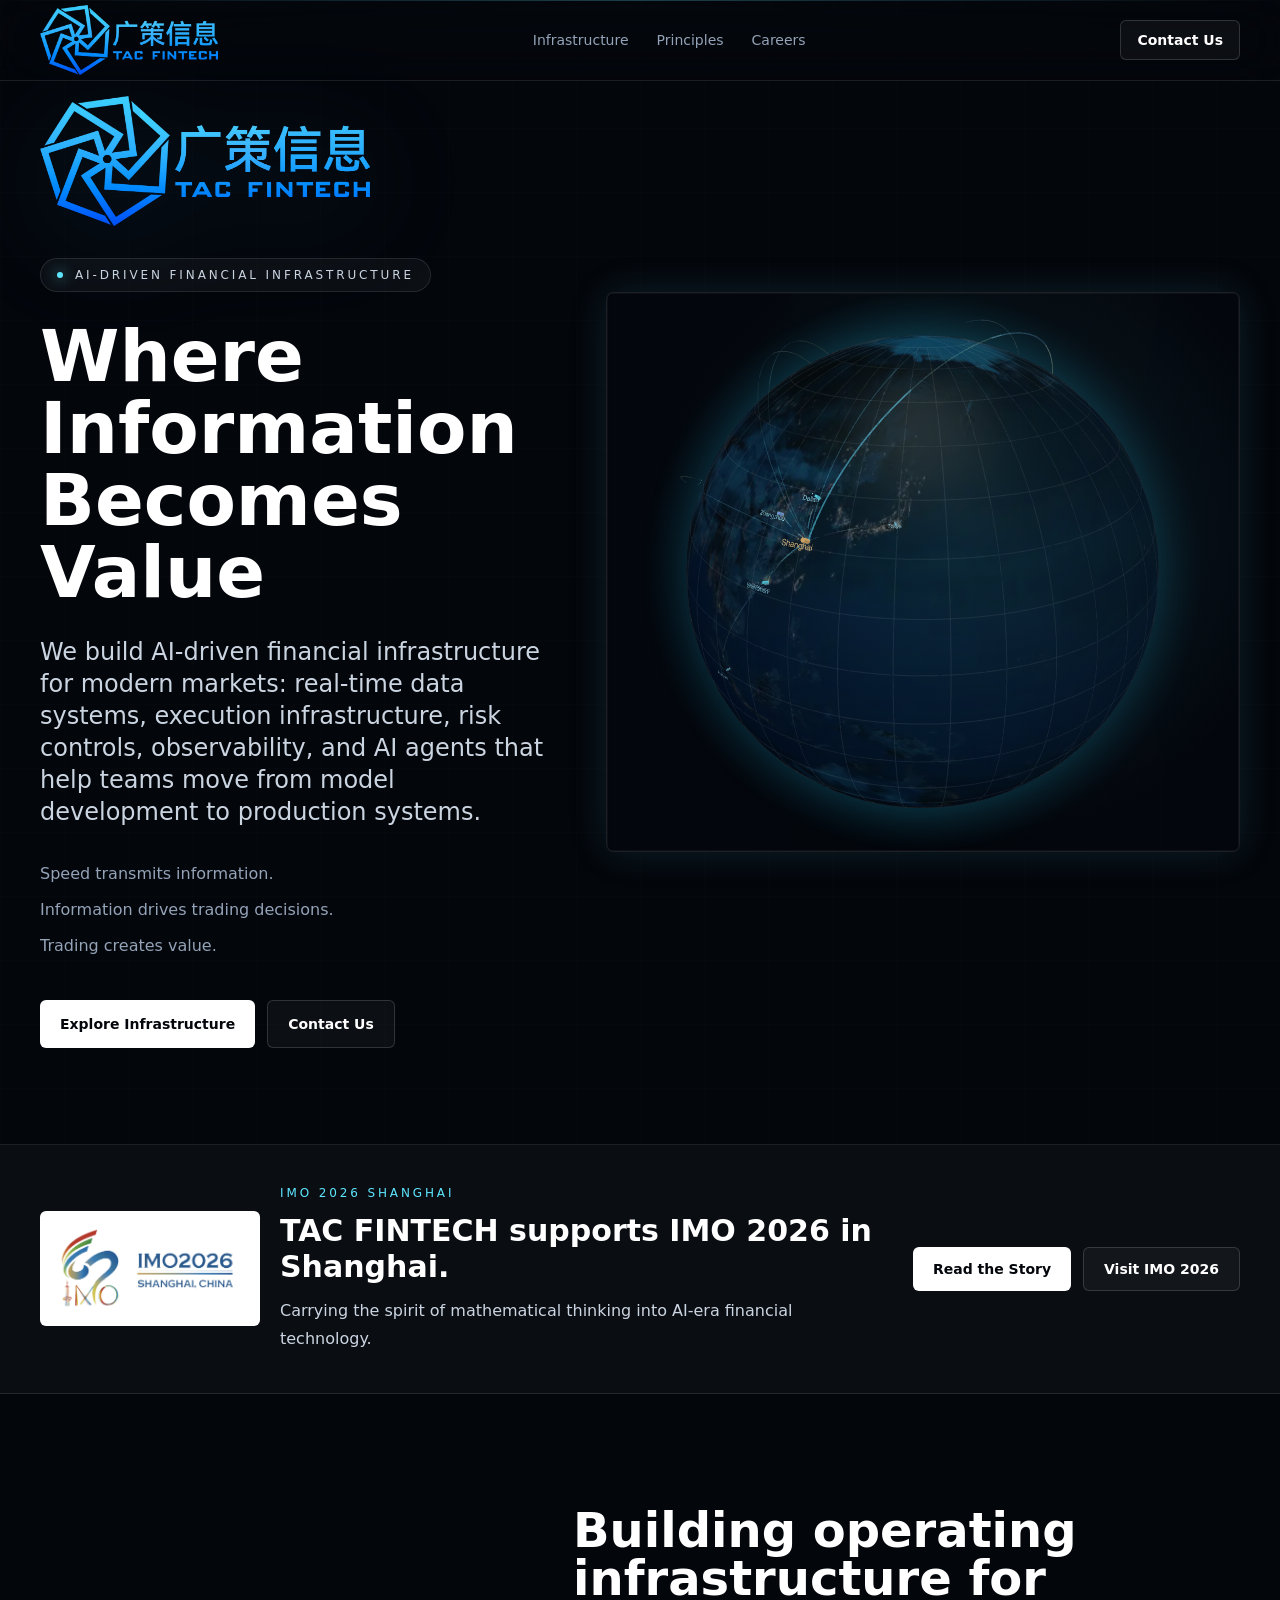
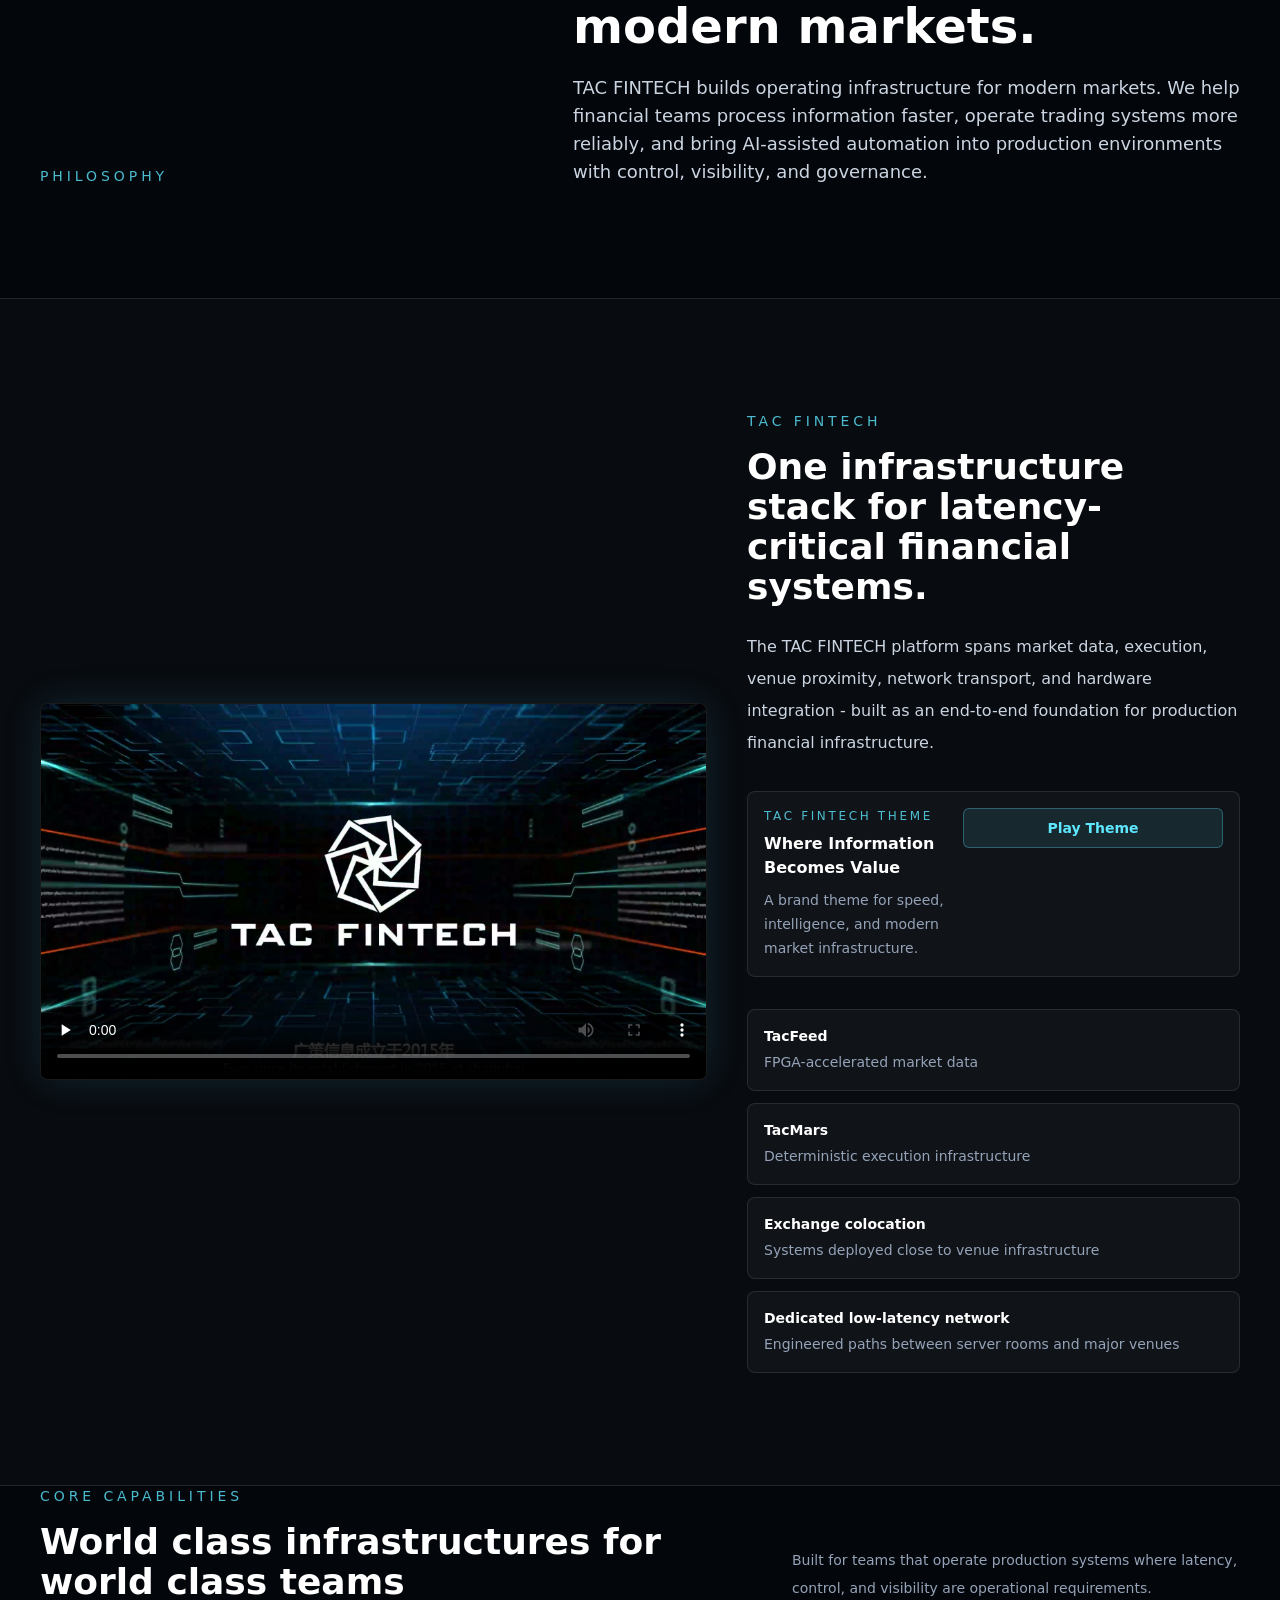
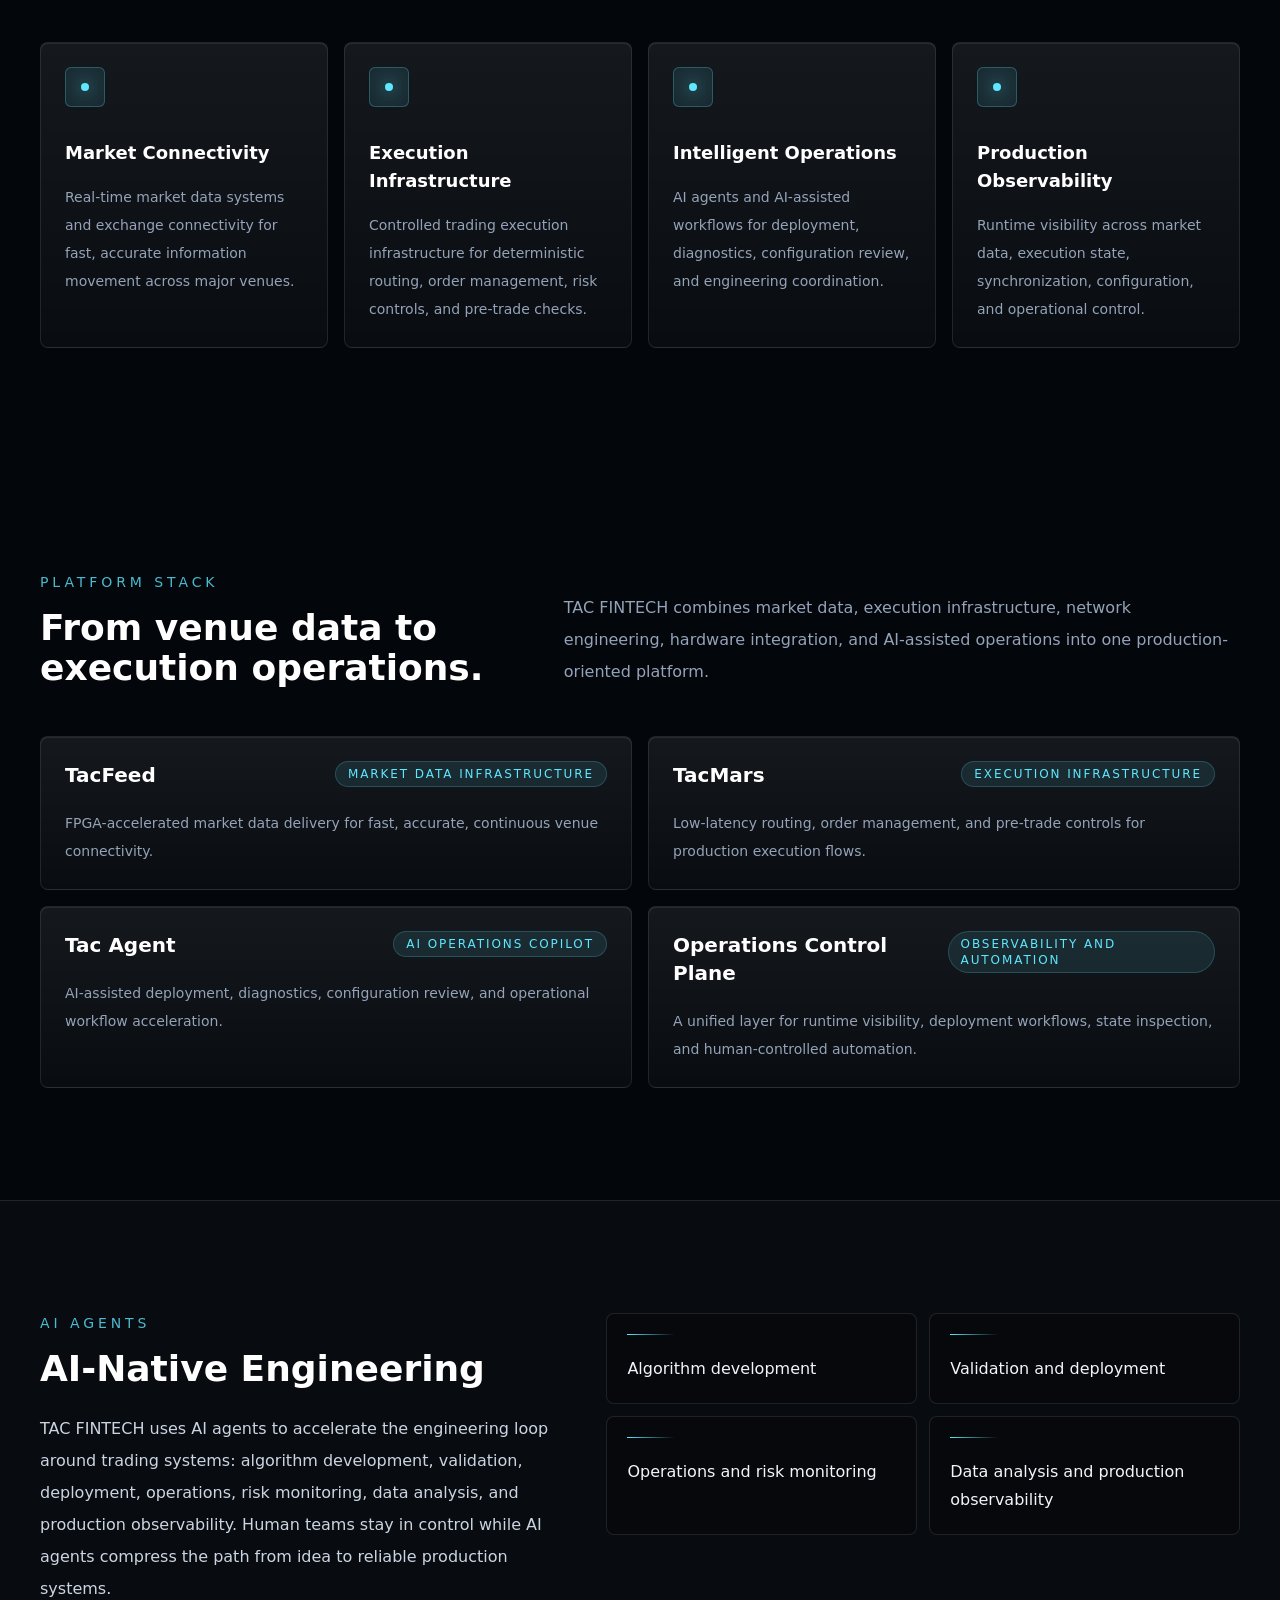
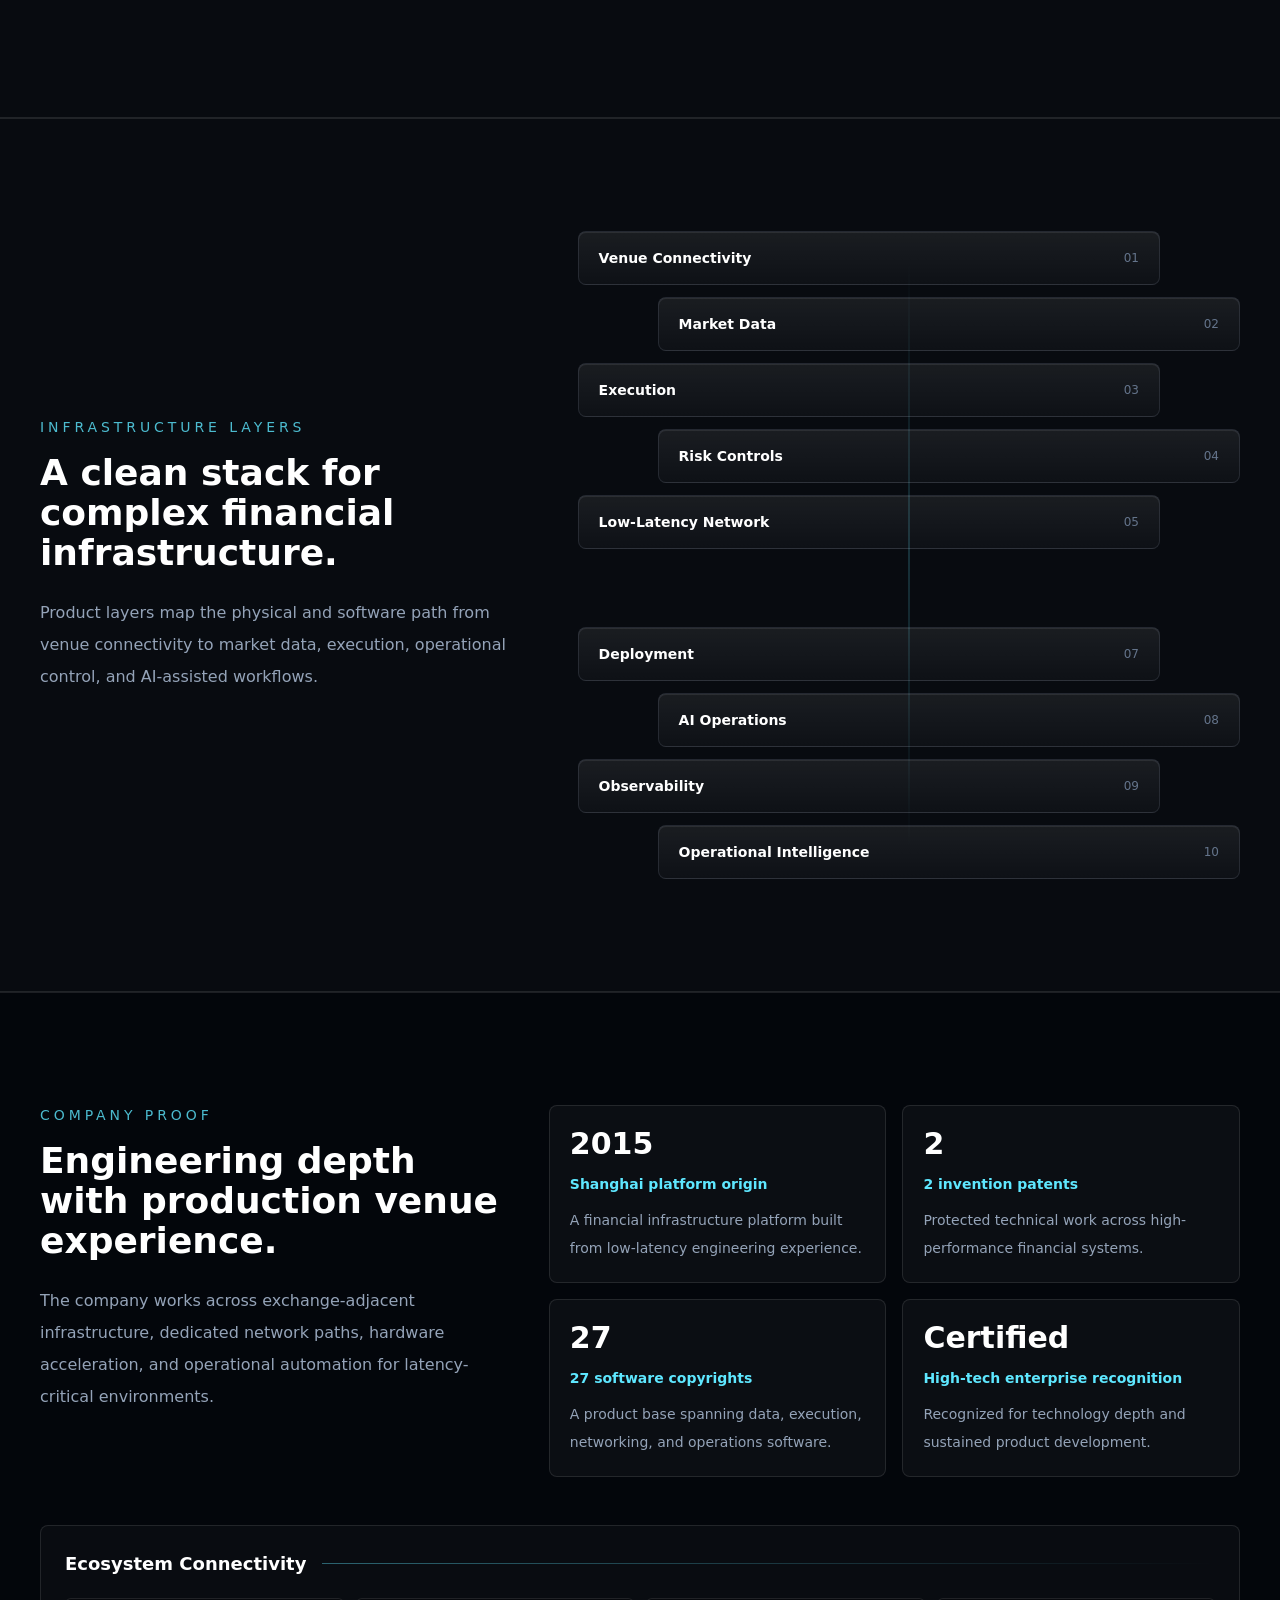
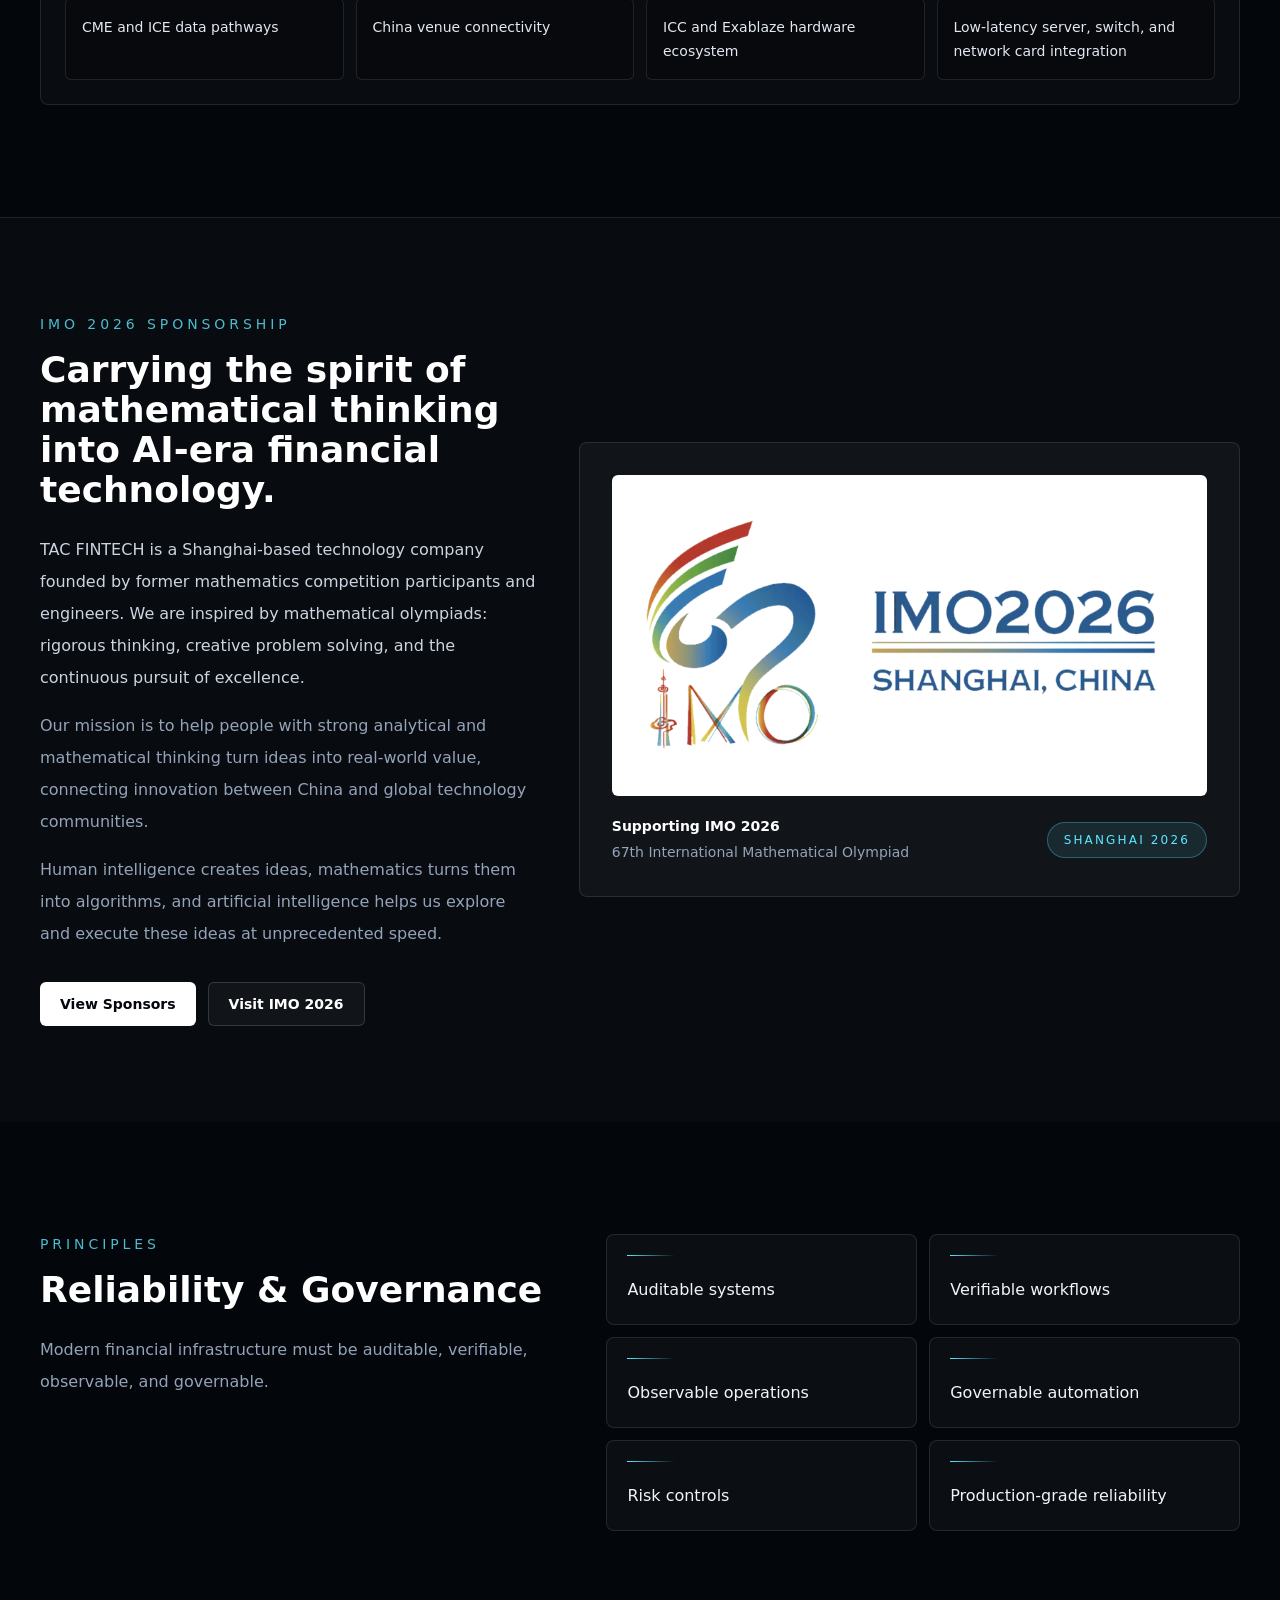
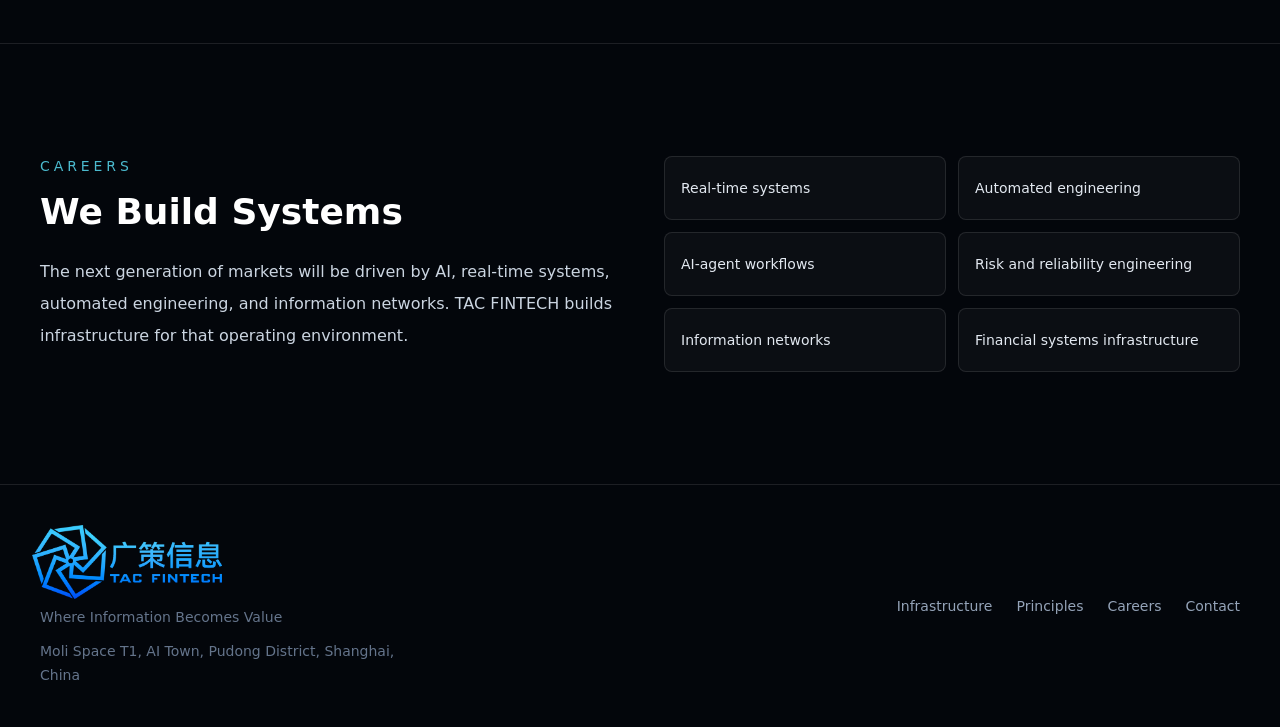
<file: index.html>
<!DOCTYPE html><html lang="en"><head><meta charSet="utf-8"/><meta name="viewport" content="width=device-width, initial-scale=1"/><link rel="preload" href="/brand/tactech-logo-plus-chinese-metal-blue-center-clear.webp" as="image"/><link rel="preload" as="image" href="/media/global-information-flow-pacific.webp"/><link rel="stylesheet" href="/_next/static/chunks/0d71vr35k1a.i.css" data-precedence="next"/><link rel="preload" as="script" fetchPriority="low" href="/_next/static/chunks/0ht900cau6_ur.js"/><script src="/_next/static/chunks/021l9jwjrzakt.js" async=""></script><script src="/_next/static/chunks/07lhk_q6pmm3r.js" async=""></script><script src="/_next/static/chunks/turbopack-0q7-i5tv5wkjl.js" async=""></script><script src="/_next/static/chunks/0dbhjjzl8qfwv.js" async=""></script><script src="/_next/static/chunks/0-xg78-jc3qsx.js" async=""></script><script src="/_next/static/chunks/156t1g7rxxh7-.js" async=""></script><title>TAC FINTECH | Where Information Becomes Value</title><meta name="description" content="Mission-critical trading infrastructure for modern financial systems, spanning low-latency execution, operational automation, monitoring, deployment, and observability."/><meta name="keywords" content="financial infrastructure,low-latency execution infrastructure,operational automation,production observability,exchange-grade engineering"/><meta property="og:title" content="TAC FINTECH | Where Information Becomes Value"/><meta property="og:description" content="Intelligent infrastructure for modern financial systems with exchange-grade reliability, observability, and AI-assisted operations."/><meta property="og:image" content="https://www.tacfintech.cn/brand/tacfintech-og-image.png"/><meta property="og:image:width" content="1200"/><meta property="og:image:height" content="630"/><meta property="og:image:alt" content="TAC FINTECH social preview"/><meta property="og:type" content="website"/><meta name="twitter:card" content="summary_large_image"/><meta name="twitter:title" content="TAC FINTECH | Where Information Becomes Value"/><meta name="twitter:description" content="Intelligent infrastructure for modern financial systems with exchange-grade reliability, observability, and AI-assisted operations."/><meta name="twitter:image" content="https://www.tacfintech.cn/brand/tacfintech-og-image.png"/><link rel="icon" href="/icon.svg?icon.0oqzwgxzv76fp.svg" sizes="any" type="image/svg+xml"/><script src="/_next/static/chunks/03~yq9q893hmn.js" noModule=""></script></head><body><div hidden=""><!--$--><!--/$--></div><main class="min-h-screen overflow-hidden bg-graphite-950 text-white"><header class="fixed inset-x-0 top-0 z-50 border-b border-white/10 bg-graphite-950/72 px-4 backdrop-blur-xl sm:px-6 lg:px-10"><div class="flex h-20 w-full max-w-[342px] items-center justify-between gap-4 sm:mx-auto sm:max-w-7xl"><a href="#" aria-label="TAC FINTECH home" class="shrink-0 transition hover:opacity-85 focus:outline-none focus:ring-2 focus:ring-signal-cyan focus:ring-offset-2 focus:ring-offset-graphite-950"><img src="/brand/tactech-logo-plus-chinese-metal-blue-center-clear.webp" alt="TAC FINTECH metal-blue logo with Chinese wordmark" width="1200" height="471" loading="eager" decoding="async" class="h-auto w-[150px] sm:w-[178px] select-none "/></a><nav aria-label="Primary navigation" class="hidden items-center gap-7 text-sm font-medium text-slate-400 md:flex"><a href="#infrastructure" class="transition hover:text-signal-cyan">Infrastructure</a><a href="#principles" class="transition hover:text-signal-cyan">Principles</a><a href="#careers" class="transition hover:text-signal-cyan">Careers</a></nav><a href="#contact" class="inline-flex min-h-10 items-center justify-center rounded-md border border-white/15 bg-white/[0.04] px-4 py-2 text-sm font-semibold text-white transition hover:border-signal-cyan/60 hover:bg-signal-cyan/10 focus:outline-none focus:ring-2 focus:ring-signal-cyan focus:ring-offset-2 focus:ring-offset-graphite-950">Contact Us</a></div></header><section class="relative min-h-[92vh] overflow-hidden border-b border-white/10" aria-labelledby="hero-title"><div class="absolute inset-0 bg-[linear-gradient(rgba(255,255,255,0.035)_1px,transparent_1px),linear-gradient(90deg,rgba(255,255,255,0.035)_1px,transparent_1px)] bg-[size:64px_64px] opacity-30"></div><div class="absolute inset-x-0 top-0 h-px bg-gradient-to-r from-transparent via-signal-cyan/50 to-transparent"></div><div class="relative mx-auto grid min-h-[92vh] max-w-7xl items-center gap-12 px-6 py-24 sm:px-8 lg:grid-cols-[0.9fr_1.1fr] lg:px-10"><div class="min-w-0 w-full max-w-[342px] sm:max-w-3xl" style="opacity:0;transform:translateY(18px)"><img src="/brand/tactech-logo-plus-chinese-metal-blue-center-clear.webp" alt="TAC FINTECH metal-blue logo with Chinese wordmark" width="1200" height="471" loading="eager" decoding="async" class="h-auto w-[260px] sm:w-[330px] select-none hidden sm:block mb-8 drop-shadow-[0_22px_55px_rgba(66,153,225,0.18)]"/><div class="mb-7 inline-flex max-w-full items-center gap-2 rounded-full border border-white/10 bg-white/[0.04] px-3 py-2 text-[10px] font-medium uppercase tracking-[0.14em] text-slate-300 sm:gap-3 sm:px-4 sm:text-xs sm:tracking-[0.24em]"><span class="h-1.5 w-1.5 rounded-full bg-signal-cyan shadow-[0_0_14px_rgba(94,231,255,0.9)]"></span><span class="sm:hidden">AI-Driven Infrastructure</span><span class="hidden sm:inline">AI-Driven Financial Infrastructure</span></div><h1 id="hero-title" class="max-w-full text-4xl font-semibold leading-[1.04] tracking-normal text-white sm:max-w-4xl sm:text-6xl lg:text-7xl">Where Information Becomes Value</h1><p class="mt-7 max-w-full text-xl leading-8 text-slate-300 sm:max-w-2xl sm:text-2xl">We build AI-driven financial infrastructure for modern markets: real-time data systems, execution infrastructure, risk controls, observability, and AI agents that help teams move from model development to production systems.</p><div class="relative mt-8 w-full max-w-full overflow-hidden rounded-lg border border-white/10 bg-graphite-900/70 shadow-glow backdrop-blur-xl lg:hidden" aria-label="Mobile market connectivity"><div class="relative flex min-w-0 items-center justify-between gap-3 border-b border-white/10 px-3 py-3"><div class="min-w-0"><p class="text-[10px] font-medium uppercase tracking-[0.16em] text-signal-cyan sm:tracking-[0.24em]">Market connectivity</p><p class="mt-1 text-xs text-slate-400">Shanghai-origin routes for real-time data, execution, and global financial centers</p></div><span class="shrink-0 rounded-full border border-signal-cyan/30 bg-signal-cyan/10 px-3 py-1 text-[10px] font-medium uppercase tracking-[0.12em] text-signal-cyan">Core routes</span></div><div data-testid="mobile-global-flow-panel" class="relative h-[330px]"><div class="overflow-hidden rounded-lg border border-white/10 bg-graphite-950 shadow-glow absolute inset-0 rounded-none border-0" role="img" aria-label="Shanghai bidirectional market signals across core venues and major global financial centers"><img src="/media/global-information-flow-pacific.webp" alt="" aria-hidden="true" class="absolute inset-0 h-full w-full object-cover opacity-85"/><div class="absolute inset-0 bg-[radial-gradient(circle_at_58%_42%,rgba(94,231,255,0.16),transparent_18rem),linear-gradient(90deg,rgba(4,8,17,0.68),rgba(4,8,17,0.18)_48%,rgba(4,8,17,0.62))]"></div><div class="absolute inset-0 bg-[linear-gradient(rgba(94,231,255,0.04)_1px,transparent_1px),linear-gradient(90deg,rgba(94,231,255,0.035)_1px,transparent_1px)] bg-[size:42px_42px] opacity-50"></div><div aria-hidden="true" class="absolute inset-0 cursor-grab transition-opacity duration-500 active:cursor-grabbing opacity-0"></div><div class="pointer-events-none absolute inset-0 bg-[radial-gradient(circle_at_58%_42%,rgba(94,231,255,0.12),transparent_20rem),linear-gradient(90deg,rgba(4,8,17,0.34),rgba(4,8,17,0.04)_48%,rgba(4,8,17,0.42))]"></div><div class="pointer-events-none absolute inset-0 ring-1 ring-inset ring-white/[0.04]"></div></div></div></div><div data-testid="mobile-hero-actions" class="mt-3 grid max-w-full grid-cols-2 gap-3 sm:hidden" aria-label="Mobile hero actions"><a href="#infrastructure" class="inline-flex min-h-11 items-center justify-center rounded-md bg-white px-4 py-2.5 text-sm font-semibold text-graphite-950 transition hover:bg-signal-cyan focus:outline-none focus:ring-2 focus:ring-signal-cyan focus:ring-offset-2 focus:ring-offset-graphite-950">Explore</a><a href="#contact" class="inline-flex min-h-11 items-center justify-center rounded-md border border-white/15 bg-white/[0.04] px-4 py-2.5 text-sm font-semibold text-white transition hover:border-signal-cyan/60 hover:bg-signal-cyan/10 focus:outline-none focus:ring-2 focus:ring-signal-cyan focus:ring-offset-2 focus:ring-offset-graphite-950">Contact</a></div><div class="hidden sm:block mt-8 space-y-2 text-base leading-7 text-slate-400"><p>Speed transmits information.</p><p>Information drives trading decisions.</p><p>Trading creates value.</p></div><div class="mt-10 hidden flex-col gap-3 sm:flex sm:flex-row"><a href="#infrastructure" class="inline-flex min-h-12 items-center justify-center rounded-md bg-white px-5 py-3 text-sm font-semibold text-graphite-950 transition hover:bg-signal-cyan focus:outline-none focus:ring-2 focus:ring-signal-cyan focus:ring-offset-2 focus:ring-offset-graphite-950">Explore Infrastructure</a><a href="#contact" class="inline-flex min-h-12 items-center justify-center rounded-md border border-white/15 bg-white/[0.04] px-5 py-3 text-sm font-semibold text-white transition hover:border-signal-cyan/60 hover:bg-signal-cyan/10 focus:outline-none focus:ring-2 focus:ring-signal-cyan focus:ring-offset-2 focus:ring-offset-graphite-950">Contact Us</a></div></div><div class="hidden lg:block relative min-h-[420px] lg:min-h-[560px]" style="opacity:0;transform:scale(0.96)"><div class="overflow-hidden rounded-lg border border-white/10 bg-graphite-950 shadow-glow absolute inset-0" role="img" aria-label="Shanghai bidirectional market signals across core venues and major global financial centers"><img src="/media/global-information-flow-pacific.webp" alt="" aria-hidden="true" class="absolute inset-0 h-full w-full object-cover opacity-85"/><div class="absolute inset-0 bg-[radial-gradient(circle_at_58%_42%,rgba(94,231,255,0.16),transparent_18rem),linear-gradient(90deg,rgba(4,8,17,0.68),rgba(4,8,17,0.18)_48%,rgba(4,8,17,0.62))]"></div><div class="absolute inset-0 bg-[linear-gradient(rgba(94,231,255,0.04)_1px,transparent_1px),linear-gradient(90deg,rgba(94,231,255,0.035)_1px,transparent_1px)] bg-[size:42px_42px] opacity-50"></div><div aria-hidden="true" class="absolute inset-0 cursor-grab transition-opacity duration-500 active:cursor-grabbing opacity-0"></div><div class="pointer-events-none absolute inset-0 bg-[radial-gradient(circle_at_58%_42%,rgba(94,231,255,0.12),transparent_20rem),linear-gradient(90deg,rgba(4,8,17,0.34),rgba(4,8,17,0.04)_48%,rgba(4,8,17,0.42))]"></div><div class="pointer-events-none absolute inset-0 ring-1 ring-inset ring-white/[0.04]"></div></div></div></div></section><section class="border-b border-white/10 bg-white/[0.026] px-6 py-10 sm:px-8 lg:px-10" aria-labelledby="imo-highlight-title"><div class="mx-auto grid max-w-7xl gap-6 md:grid-cols-[minmax(0,1fr)_auto] md:items-center"><div class="flex min-w-0 flex-col gap-5 sm:flex-row sm:items-center"><a href="https://www.imo2026.com/index.htm" target="_blank" rel="noreferrer" aria-label="Visit the official IMO 2026 website" class="w-[178px] shrink-0 rounded-md border border-white/10 bg-white px-4 py-3 transition hover:border-signal-cyan/50 focus:outline-none focus:ring-2 focus:ring-signal-cyan focus:ring-offset-2 focus:ring-offset-graphite-950 sm:w-[220px]"><img src="/brand/imo2026-logo.webp" alt="IMO 2026 Shanghai logo" width="780" height="370" loading="lazy" decoding="async" class="h-auto w-full"/></a><div class="min-w-0"><p class="text-xs font-medium uppercase tracking-[0.24em] text-signal-cyan">IMO 2026 Shanghai</p><h2 id="imo-highlight-title" class="mt-3 max-w-3xl text-2xl font-semibold tracking-normal text-white sm:text-3xl">TAC FINTECH supports IMO 2026 in Shanghai.</h2><p class="mt-3 max-w-3xl text-base leading-7 text-slate-300">Carrying the spirit of mathematical thinking into AI-era financial technology.</p></div></div><div class="flex flex-col gap-3 sm:flex-row md:justify-end"><a href="#imo-2026" class="inline-flex min-h-11 items-center justify-center rounded-md bg-white px-5 py-2.5 text-sm font-semibold text-graphite-950 transition hover:bg-signal-cyan focus:outline-none focus:ring-2 focus:ring-signal-cyan focus:ring-offset-2 focus:ring-offset-graphite-950">Read the Story</a><a href="https://www.imo2026.com/index.htm" target="_blank" rel="noreferrer" class="inline-flex min-h-11 items-center justify-center rounded-md border border-white/15 bg-white/[0.04] px-5 py-2.5 text-sm font-semibold text-white transition hover:border-signal-cyan/60 hover:bg-signal-cyan/10 focus:outline-none focus:ring-2 focus:ring-signal-cyan focus:ring-offset-2 focus:ring-offset-graphite-950">Visit IMO 2026</a></div></div></section><section id="infrastructure" class="mx-auto max-w-7xl px-6 py-20 sm:px-8 lg:px-10 lg:py-28" aria-labelledby="philosophy-title"><div class="grid gap-10 lg:grid-cols-[0.85fr_1.15fr] lg:items-end"><p class="text-sm font-medium uppercase tracking-[0.28em] text-signal-cyan/80">Philosophy</p><div><h2 id="philosophy-title" class="max-w-3xl text-3xl font-semibold tracking-normal text-white sm:text-4xl lg:text-5xl">Building operating infrastructure for modern markets.</h2><p class="mt-6 max-w-3xl text-base leading-8 text-slate-300 sm:text-lg">TAC FINTECH builds operating infrastructure for modern markets. We help financial teams process information faster, operate trading systems more reliably, and bring AI-assisted automation into production environments with control, visibility, and governance.</p></div></div></section><section class="border-y border-white/10 bg-white/[0.018] px-6 py-20 sm:px-8 lg:px-10 lg:py-28" aria-labelledby="video-title"><div class="mx-auto grid max-w-7xl gap-10 lg:grid-cols-[1.15fr_0.85fr] lg:items-center"><div class="overflow-hidden rounded-lg border border-white/10 bg-black shadow-glow" style="opacity:0;transform:translateY(18px)"><video class="aspect-video w-full bg-black object-cover" controls="" playsInline="" preload="none" poster="/media/tacfintech-poster.jpg"><source src="/media/tacfintech-cloudflare.mp4" type="video/mp4"/></video></div><div style="opacity:0;transform:translateY(18px)"><p class="text-sm font-medium uppercase tracking-[0.28em] text-signal-cyan/80">TAC FINTECH</p><h2 id="video-title" class="mt-4 max-w-xl text-3xl font-semibold tracking-normal text-white sm:text-4xl">One infrastructure stack for latency-critical financial systems.</h2><p class="mt-6 max-w-xl text-base leading-8 text-slate-300">The TAC FINTECH platform spans market data, execution, venue proximity, network transport, and hardware integration - built as an end-to-end foundation for production financial infrastructure.</p><div class="mt-8 rounded-lg border border-white/10 bg-white/[0.035] px-4 py-4"><div class="flex flex-col gap-4 sm:flex-row sm:items-start sm:justify-between"><div class="min-w-0"><p class="text-xs font-medium uppercase tracking-[0.22em] text-signal-cyan/80">TAC FINTECH Theme</p><h3 class="mt-2 text-base font-semibold text-white">Where Information Becomes Value</h3><p class="mt-2 max-w-md text-sm leading-6 text-slate-400">A brand theme for speed, intelligence, and modern market infrastructure.</p></div><div class="w-full shrink-0 sm:w-[260px]"><button type="button" class="inline-flex min-h-10 w-full items-center justify-center rounded-md border border-signal-cyan/30 bg-signal-cyan/10 px-4 py-2 text-sm font-semibold text-signal-cyan transition hover:border-signal-cyan/60 hover:bg-signal-cyan/15 focus:outline-none focus:ring-2 focus:ring-signal-cyan focus:ring-offset-2 focus:ring-offset-graphite-950">Play Theme</button></div></div></div><div class="mt-8 grid gap-3"><div class="rounded-lg border border-white/10 bg-white/[0.035] px-4 py-4"><div class="text-sm font-semibold text-white">TacFeed</div><div class="mt-1 text-sm leading-6 text-slate-400">FPGA-accelerated market data</div></div><div class="rounded-lg border border-white/10 bg-white/[0.035] px-4 py-4"><div class="text-sm font-semibold text-white">TacMars</div><div class="mt-1 text-sm leading-6 text-slate-400">Deterministic execution infrastructure</div></div><div class="rounded-lg border border-white/10 bg-white/[0.035] px-4 py-4"><div class="text-sm font-semibold text-white">Exchange colocation</div><div class="mt-1 text-sm leading-6 text-slate-400">Systems deployed close to venue infrastructure</div></div><div class="rounded-lg border border-white/10 bg-white/[0.035] px-4 py-4"><div class="text-sm font-semibold text-white">Dedicated low-latency network</div><div class="mt-1 text-sm leading-6 text-slate-400">Engineered paths between server rooms and major venues</div></div></div></div></div></section><section class="mx-auto max-w-7xl px-6 pb-20 sm:px-8 lg:px-10 lg:pb-28" aria-labelledby="capabilities-title"><div class="mb-10 flex flex-col justify-between gap-5 sm:flex-row sm:items-end"><div><p class="text-sm font-medium uppercase tracking-[0.28em] text-signal-cyan/80">Core Capabilities</p><h2 id="capabilities-title" class="mt-4 max-w-2xl text-3xl font-semibold tracking-normal text-white sm:text-4xl">World class infrastructures for world class teams</h2></div><p class="max-w-md text-sm leading-7 text-slate-400">Built for teams that operate production systems where latency, control, and visibility are operational requirements.</p></div><div class="grid gap-4 sm:grid-cols-2 lg:grid-cols-4"><article class="glass-border group rounded-lg p-6 transition duration-300 hover:border-signal-cyan/35 hover:bg-white/[0.07]" style="opacity:0;transform:translateY(18px)"><div class="mb-8 flex h-10 w-10 items-center justify-center rounded-md border border-signal-cyan/25 bg-signal-cyan/10"><span class="h-2 w-2 rounded-full bg-signal-cyan shadow-[0_0_18px_rgba(94,231,255,0.95)]"></span></div><h3 class="text-lg font-semibold text-white">Market Connectivity</h3><p class="mt-4 text-sm leading-7 text-slate-400">Real-time market data systems and exchange connectivity for fast, accurate information movement across major venues.</p></article><article class="glass-border group rounded-lg p-6 transition duration-300 hover:border-signal-cyan/35 hover:bg-white/[0.07]" style="opacity:0;transform:translateY(18px)"><div class="mb-8 flex h-10 w-10 items-center justify-center rounded-md border border-signal-cyan/25 bg-signal-cyan/10"><span class="h-2 w-2 rounded-full bg-signal-cyan shadow-[0_0_18px_rgba(94,231,255,0.95)]"></span></div><h3 class="text-lg font-semibold text-white">Execution Infrastructure</h3><p class="mt-4 text-sm leading-7 text-slate-400">Controlled trading execution infrastructure for deterministic routing, order management, risk controls, and pre-trade checks.</p></article><article class="glass-border group rounded-lg p-6 transition duration-300 hover:border-signal-cyan/35 hover:bg-white/[0.07]" style="opacity:0;transform:translateY(18px)"><div class="mb-8 flex h-10 w-10 items-center justify-center rounded-md border border-signal-cyan/25 bg-signal-cyan/10"><span class="h-2 w-2 rounded-full bg-signal-cyan shadow-[0_0_18px_rgba(94,231,255,0.95)]"></span></div><h3 class="text-lg font-semibold text-white">Intelligent Operations</h3><p class="mt-4 text-sm leading-7 text-slate-400">AI agents and AI-assisted workflows for deployment, diagnostics, configuration review, and engineering coordination.</p></article><article class="glass-border group rounded-lg p-6 transition duration-300 hover:border-signal-cyan/35 hover:bg-white/[0.07]" style="opacity:0;transform:translateY(18px)"><div class="mb-8 flex h-10 w-10 items-center justify-center rounded-md border border-signal-cyan/25 bg-signal-cyan/10"><span class="h-2 w-2 rounded-full bg-signal-cyan shadow-[0_0_18px_rgba(94,231,255,0.95)]"></span></div><h3 class="text-lg font-semibold text-white">Production Observability</h3><p class="mt-4 text-sm leading-7 text-slate-400">Runtime visibility across market data, execution state, synchronization, configuration, and operational control.</p></article></div></section><section class="mx-auto max-w-7xl px-6 py-20 sm:px-8 lg:px-10 lg:py-28" aria-labelledby="product-stack-title"><div class="mb-12 grid gap-6 lg:grid-cols-[0.85fr_1.15fr] lg:items-end"><div><p class="text-sm font-medium uppercase tracking-[0.28em] text-signal-cyan/80">Platform Stack</p><h2 id="product-stack-title" class="mt-4 max-w-2xl text-3xl font-semibold tracking-normal text-white sm:text-4xl">From venue data to execution operations.</h2></div><p class="max-w-2xl text-base leading-8 text-slate-400">TAC FINTECH combines market data, execution infrastructure, network engineering, hardware integration, and AI-assisted operations into one production-oriented platform.</p></div><div class="grid gap-4 md:grid-cols-2"><article class="glass-border rounded-lg p-6" style="opacity:0;transform:translateY(16px)"><div class="flex flex-col gap-3 sm:flex-row sm:items-start sm:justify-between"><h3 class="text-xl font-semibold text-white">TacFeed</h3><span class="rounded-full border border-signal-cyan/20 bg-signal-cyan/10 px-3 py-1 text-xs font-medium uppercase tracking-[0.16em] text-signal-cyan">Market Data Infrastructure</span></div><p class="mt-5 text-sm leading-7 text-slate-400">FPGA-accelerated market data delivery for fast, accurate, continuous venue connectivity.</p></article><article class="glass-border rounded-lg p-6" style="opacity:0;transform:translateY(16px)"><div class="flex flex-col gap-3 sm:flex-row sm:items-start sm:justify-between"><h3 class="text-xl font-semibold text-white">TacMars</h3><span class="rounded-full border border-signal-cyan/20 bg-signal-cyan/10 px-3 py-1 text-xs font-medium uppercase tracking-[0.16em] text-signal-cyan">Execution Infrastructure</span></div><p class="mt-5 text-sm leading-7 text-slate-400">Low-latency routing, order management, and pre-trade controls for production execution flows.</p></article><article class="glass-border rounded-lg p-6" style="opacity:0;transform:translateY(16px)"><div class="flex flex-col gap-3 sm:flex-row sm:items-start sm:justify-between"><h3 class="text-xl font-semibold text-white">Tac Agent</h3><span class="rounded-full border border-signal-cyan/20 bg-signal-cyan/10 px-3 py-1 text-xs font-medium uppercase tracking-[0.16em] text-signal-cyan">AI Operations Copilot</span></div><p class="mt-5 text-sm leading-7 text-slate-400">AI-assisted deployment, diagnostics, configuration review, and operational workflow acceleration.</p></article><article class="glass-border rounded-lg p-6" style="opacity:0;transform:translateY(16px)"><div class="flex flex-col gap-3 sm:flex-row sm:items-start sm:justify-between"><h3 class="text-xl font-semibold text-white">Operations Control Plane</h3><span class="rounded-full border border-signal-cyan/20 bg-signal-cyan/10 px-3 py-1 text-xs font-medium uppercase tracking-[0.16em] text-signal-cyan">Observability And Automation</span></div><p class="mt-5 text-sm leading-7 text-slate-400">A unified layer for runtime visibility, deployment workflows, state inspection, and human-controlled automation.</p></article></div></section><section class="border-y border-white/10 bg-white/[0.02] px-6 py-20 sm:px-8 lg:px-10 lg:py-28" aria-labelledby="ai-native-engineering-title"><div class="mx-auto grid max-w-7xl gap-12 lg:grid-cols-[0.9fr_1.1fr] lg:items-start"><div><p class="text-sm font-medium uppercase tracking-[0.28em] text-signal-cyan/80">AI Agents</p><h2 id="ai-native-engineering-title" class="mt-4 max-w-xl text-3xl font-semibold tracking-normal text-white sm:text-4xl">AI-Native Engineering</h2><p class="mt-6 max-w-2xl text-base leading-8 text-slate-300">TAC FINTECH uses AI agents to accelerate the engineering loop around trading systems: algorithm development, validation, deployment, operations, risk monitoring, data analysis, and production observability. Human teams stay in control while AI agents compress the path from idea to reliable production systems.</p></div><div class="grid gap-3 sm:grid-cols-2"><div class="rounded-lg border border-white/10 bg-black/20 p-5" style="opacity:0;transform:translateY(12px)"><div class="mb-5 h-px w-12 bg-gradient-to-r from-signal-cyan to-transparent"></div><p class="text-base font-medium leading-7 text-slate-100">Algorithm development</p></div><div class="rounded-lg border border-white/10 bg-black/20 p-5" style="opacity:0;transform:translateY(12px)"><div class="mb-5 h-px w-12 bg-gradient-to-r from-signal-cyan to-transparent"></div><p class="text-base font-medium leading-7 text-slate-100">Validation and deployment</p></div><div class="rounded-lg border border-white/10 bg-black/20 p-5" style="opacity:0;transform:translateY(12px)"><div class="mb-5 h-px w-12 bg-gradient-to-r from-signal-cyan to-transparent"></div><p class="text-base font-medium leading-7 text-slate-100">Operations and risk monitoring</p></div><div class="rounded-lg border border-white/10 bg-black/20 p-5" style="opacity:0;transform:translateY(12px)"><div class="mb-5 h-px w-12 bg-gradient-to-r from-signal-cyan to-transparent"></div><p class="text-base font-medium leading-7 text-slate-100">Data analysis and production observability</p></div></div></div></section><section class="border-y border-white/10 bg-white/[0.02] px-6 py-20 sm:px-8 lg:px-10 lg:py-28" aria-labelledby="layers-title"><div class="mx-auto max-w-7xl"><div class="grid gap-12 lg:grid-cols-[0.85fr_1.15fr] lg:items-center"><div><p class="text-sm font-medium uppercase tracking-[0.28em] text-signal-cyan/80">Infrastructure Layers</p><h2 id="layers-title" class="mt-4 max-w-xl text-3xl font-semibold tracking-normal text-white sm:text-4xl">A clean stack for complex financial infrastructure.</h2><p class="mt-6 max-w-xl text-base leading-8 text-slate-400">Product layers map the physical and software path from venue connectivity to market data, execution, operational control, and AI-assisted workflows.</p></div><div class="relative"><div class="absolute inset-y-8 left-1/2 w-px -translate-x-1/2 bg-gradient-to-b from-transparent via-signal-cyan/35 to-transparent"></div><div class="grid gap-3"><div class="glass-border relative rounded-lg px-5 py-4 mr-8 sm:mr-20" style="opacity:0;transform:translateX(-18px)"><div class="flex items-center justify-between gap-4"><span class="text-sm font-semibold text-white">Venue Connectivity</span><span class="text-xs tabular-nums text-slate-500">01</span></div></div><div class="glass-border relative rounded-lg px-5 py-4 ml-8 sm:ml-20" style="opacity:0;transform:translateX(18px)"><div class="flex items-center justify-between gap-4"><span class="text-sm font-semibold text-white">Market Data</span><span class="text-xs tabular-nums text-slate-500">02</span></div></div><div class="glass-border relative rounded-lg px-5 py-4 mr-8 sm:mr-20" style="opacity:0;transform:translateX(-18px)"><div class="flex items-center justify-between gap-4"><span class="text-sm font-semibold text-white">Execution</span><span class="text-xs tabular-nums text-slate-500">03</span></div></div><div class="glass-border relative rounded-lg px-5 py-4 ml-8 sm:ml-20" style="opacity:0;transform:translateX(18px)"><div class="flex items-center justify-between gap-4"><span class="text-sm font-semibold text-white">Risk Controls</span><span class="text-xs tabular-nums text-slate-500">04</span></div></div><div class="glass-border relative rounded-lg px-5 py-4 mr-8 sm:mr-20" style="opacity:0;transform:translateX(-18px)"><div class="flex items-center justify-between gap-4"><span class="text-sm font-semibold text-white">Low-Latency Network</span><span class="text-xs tabular-nums text-slate-500">05</span></div></div><div class="glass-border relative rounded-lg px-5 py-4 ml-8 sm:ml-20" style="opacity:0;transform:translateX(18px)"><div class="flex items-center justify-between gap-4"><span class="text-sm font-semibold text-white">Hardware Integration</span><span class="text-xs tabular-nums text-slate-500">06</span></div></div><div class="glass-border relative rounded-lg px-5 py-4 mr-8 sm:mr-20" style="opacity:0;transform:translateX(-18px)"><div class="flex items-center justify-between gap-4"><span class="text-sm font-semibold text-white">Deployment</span><span class="text-xs tabular-nums text-slate-500">07</span></div></div><div class="glass-border relative rounded-lg px-5 py-4 ml-8 sm:ml-20" style="opacity:0;transform:translateX(18px)"><div class="flex items-center justify-between gap-4"><span class="text-sm font-semibold text-white">AI Operations</span><span class="text-xs tabular-nums text-slate-500">08</span></div></div><div class="glass-border relative rounded-lg px-5 py-4 mr-8 sm:mr-20" style="opacity:0;transform:translateX(-18px)"><div class="flex items-center justify-between gap-4"><span class="text-sm font-semibold text-white">Observability</span><span class="text-xs tabular-nums text-slate-500">09</span></div></div><div class="glass-border relative rounded-lg px-5 py-4 ml-8 sm:ml-20" style="opacity:0;transform:translateX(18px)"><div class="flex items-center justify-between gap-4"><span class="text-sm font-semibold text-white">Operational Intelligence</span><span class="text-xs tabular-nums text-slate-500">10</span></div></div></div></div></div></div></section><section class="border-t border-white/10 px-6 py-20 sm:px-8 lg:px-10 lg:py-28" aria-labelledby="proof-title"><div class="mx-auto max-w-7xl"><div class="grid gap-12 lg:grid-cols-[0.8fr_1.2fr]"><div><p class="text-sm font-medium uppercase tracking-[0.28em] text-signal-cyan/80">Company Proof</p><h2 id="proof-title" class="mt-4 max-w-xl text-3xl font-semibold tracking-normal text-white sm:text-4xl">Engineering depth with production venue experience.</h2><p class="mt-6 max-w-xl text-base leading-8 text-slate-400">The company works across exchange-adjacent infrastructure, dedicated network paths, hardware acceleration, and operational automation for latency-critical environments.</p></div><div class="grid gap-4 sm:grid-cols-2"><article class="rounded-lg border border-white/10 bg-white/[0.035] p-5" style="opacity:0;transform:translateY(14px)"><div class="text-3xl font-semibold text-white">2015</div><div class="mt-3 text-sm font-semibold text-signal-cyan">Shanghai platform origin</div><p class="mt-3 text-sm leading-7 text-slate-400">A financial infrastructure platform built from low-latency engineering experience.</p></article><article class="rounded-lg border border-white/10 bg-white/[0.035] p-5" style="opacity:0;transform:translateY(14px)"><div class="text-3xl font-semibold text-white">2</div><div class="mt-3 text-sm font-semibold text-signal-cyan">2 invention patents</div><p class="mt-3 text-sm leading-7 text-slate-400">Protected technical work across high-performance financial systems.</p></article><article class="rounded-lg border border-white/10 bg-white/[0.035] p-5" style="opacity:0;transform:translateY(14px)"><div class="text-3xl font-semibold text-white">27</div><div class="mt-3 text-sm font-semibold text-signal-cyan">27 software copyrights</div><p class="mt-3 text-sm leading-7 text-slate-400">A product base spanning data, execution, networking, and operations software.</p></article><article class="rounded-lg border border-white/10 bg-white/[0.035] p-5" style="opacity:0;transform:translateY(14px)"><div class="text-3xl font-semibold text-white">Certified</div><div class="mt-3 text-sm font-semibold text-signal-cyan">High-tech enterprise recognition</div><p class="mt-3 text-sm leading-7 text-slate-400">Recognized for technology depth and sustained product development.</p></article></div></div><div class="mt-12 rounded-lg border border-white/10 bg-white/[0.026] p-5 sm:p-6"><div class="mb-5 flex items-center justify-between gap-4"><h3 class="text-lg font-semibold text-white">Ecosystem Connectivity</h3><span class="h-px flex-1 bg-gradient-to-r from-signal-cyan/40 to-transparent"></span></div><div class="grid gap-3 sm:grid-cols-2 lg:grid-cols-4"><div class="rounded-md border border-white/10 bg-black/20 px-4 py-4 text-sm font-medium leading-6 text-slate-200">CME and ICE data pathways</div><div class="rounded-md border border-white/10 bg-black/20 px-4 py-4 text-sm font-medium leading-6 text-slate-200">China venue connectivity</div><div class="rounded-md border border-white/10 bg-black/20 px-4 py-4 text-sm font-medium leading-6 text-slate-200">ICC and Exablaze hardware ecosystem</div><div class="rounded-md border border-white/10 bg-black/20 px-4 py-4 text-sm font-medium leading-6 text-slate-200">Low-latency server, switch, and network card integration</div></div></div></div></section><section id="imo-2026" class="border-t border-white/10 bg-white/[0.018] px-6 py-20 sm:px-8 lg:px-10 lg:py-24" aria-labelledby="imo-sponsorship-title"><div class="mx-auto grid max-w-7xl gap-10 lg:grid-cols-[0.86fr_1.14fr] lg:items-center"><div><p class="text-sm font-medium uppercase tracking-[0.28em] text-signal-cyan/80">IMO 2026 Sponsorship</p><h2 id="imo-sponsorship-title" class="mt-4 max-w-2xl text-3xl font-semibold tracking-normal text-white sm:text-4xl">Carrying the spirit of mathematical thinking into AI-era financial technology.</h2><p class="mt-6 max-w-2xl text-base leading-8 text-slate-300">TAC FINTECH is a Shanghai-based technology company founded by former mathematics competition participants and engineers. We are inspired by mathematical olympiads: rigorous thinking, creative problem solving, and the continuous pursuit of excellence.</p><p class="mt-4 max-w-2xl text-base leading-8 text-slate-400">Our mission is to help people with strong analytical and mathematical thinking turn ideas into real-world value, connecting innovation between China and global technology communities.</p><p class="mt-4 max-w-2xl text-base leading-8 text-slate-400">Human intelligence creates ideas, mathematics turns them into algorithms, and artificial intelligence helps us explore and execute these ideas at unprecedented speed.</p><div class="mt-8 flex flex-col gap-3 sm:flex-row"><a href="https://www.imo2026.com/Sponsors.htm" target="_blank" rel="noreferrer" class="inline-flex min-h-11 items-center justify-center rounded-md bg-white px-5 py-2.5 text-sm font-semibold text-graphite-950 transition hover:bg-signal-cyan focus:outline-none focus:ring-2 focus:ring-signal-cyan focus:ring-offset-2 focus:ring-offset-graphite-950">View Sponsors</a><a href="https://www.imo2026.com/index.htm" target="_blank" rel="noreferrer" class="inline-flex min-h-11 items-center justify-center rounded-md border border-white/15 bg-white/[0.04] px-5 py-2.5 text-sm font-semibold text-white transition hover:border-signal-cyan/60 hover:bg-signal-cyan/10 focus:outline-none focus:ring-2 focus:ring-signal-cyan focus:ring-offset-2 focus:ring-offset-graphite-950">Visit IMO 2026</a></div></div><a href="https://www.imo2026.com/index.htm" target="_blank" rel="noreferrer" aria-label="Visit the official IMO 2026 website" class="group rounded-lg border border-white/10 bg-white/[0.04] p-6 transition hover:border-signal-cyan/45 hover:bg-white/[0.07] focus:outline-none focus:ring-2 focus:ring-signal-cyan focus:ring-offset-2 focus:ring-offset-graphite-950 sm:p-8"><div class="rounded-md border border-white/10 bg-white px-5 py-7"><img src="/brand/imo2026-logo.webp" alt="IMO 2026 Shanghai logo" width="780" height="370" loading="lazy" decoding="async" class="h-auto w-full"/></div><div class="mt-5 flex flex-col gap-3 sm:flex-row sm:items-center sm:justify-between"><div><div class="text-sm font-semibold text-white">Supporting IMO 2026</div><div class="mt-1 text-sm leading-6 text-slate-400">67th International Mathematical Olympiad</div></div><span class="inline-flex min-h-9 items-center justify-center rounded-full border border-signal-cyan/30 bg-signal-cyan/10 px-4 text-xs font-medium uppercase tracking-[0.18em] text-signal-cyan">Shanghai 2026</span></div></a></div></section><section id="principles" class="mx-auto max-w-7xl px-6 py-20 sm:px-8 lg:px-10 lg:py-28" aria-labelledby="principles-title"><div class="grid gap-12 lg:grid-cols-[0.9fr_1.1fr]"><div><p class="text-sm font-medium uppercase tracking-[0.28em] text-signal-cyan/80">Principles</p><h2 id="principles-title" class="mt-4 max-w-xl text-3xl font-semibold tracking-normal text-white sm:text-4xl">Reliability &amp; Governance</h2><p class="mt-6 max-w-xl text-base leading-8 text-slate-400">Modern financial infrastructure must be auditable, verifiable, observable, and governable.</p></div><div class="grid gap-3 sm:grid-cols-2"><div class="rounded-lg border border-white/10 bg-white/[0.035] p-5" style="opacity:0;transform:translateY(12px)"><div class="mb-5 h-px w-12 bg-gradient-to-r from-signal-cyan to-transparent"></div><p class="text-base font-medium leading-7 text-slate-100">Auditable systems</p></div><div class="rounded-lg border border-white/10 bg-white/[0.035] p-5" style="opacity:0;transform:translateY(12px)"><div class="mb-5 h-px w-12 bg-gradient-to-r from-signal-cyan to-transparent"></div><p class="text-base font-medium leading-7 text-slate-100">Verifiable workflows</p></div><div class="rounded-lg border border-white/10 bg-white/[0.035] p-5" style="opacity:0;transform:translateY(12px)"><div class="mb-5 h-px w-12 bg-gradient-to-r from-signal-cyan to-transparent"></div><p class="text-base font-medium leading-7 text-slate-100">Observable operations</p></div><div class="rounded-lg border border-white/10 bg-white/[0.035] p-5" style="opacity:0;transform:translateY(12px)"><div class="mb-5 h-px w-12 bg-gradient-to-r from-signal-cyan to-transparent"></div><p class="text-base font-medium leading-7 text-slate-100">Governable automation</p></div><div class="rounded-lg border border-white/10 bg-white/[0.035] p-5" style="opacity:0;transform:translateY(12px)"><div class="mb-5 h-px w-12 bg-gradient-to-r from-signal-cyan to-transparent"></div><p class="text-base font-medium leading-7 text-slate-100">Risk controls</p></div><div class="rounded-lg border border-white/10 bg-white/[0.035] p-5" style="opacity:0;transform:translateY(12px)"><div class="mb-5 h-px w-12 bg-gradient-to-r from-signal-cyan to-transparent"></div><p class="text-base font-medium leading-7 text-slate-100">Production-grade reliability</p></div></div></div></section><section id="careers" class="border-t border-white/10 px-6 py-20 sm:px-8 lg:px-10 lg:py-28" aria-labelledby="careers-title"><div class="mx-auto max-w-7xl"><div class="grid gap-12 lg:grid-cols-[1fr_1fr] lg:items-start"><div><p class="text-sm font-medium uppercase tracking-[0.28em] text-signal-cyan/80">Careers</p><h2 id="careers-title" class="mt-4 text-3xl font-semibold tracking-normal text-white sm:text-4xl">We Build Systems</h2><p class="mt-6 max-w-2xl text-base leading-8 text-slate-300">The next generation of markets will be driven by AI, real-time systems, automated engineering, and information networks. TAC FINTECH builds infrastructure for that operating environment.</p></div><div class="grid gap-3 sm:grid-cols-2"><div class="flex min-h-16 items-center rounded-lg border border-white/10 bg-white/[0.035] px-4 py-3 text-sm font-medium text-slate-200" style="opacity:0;transform:translateY(12px)">Real-time systems</div><div class="flex min-h-16 items-center rounded-lg border border-white/10 bg-white/[0.035] px-4 py-3 text-sm font-medium text-slate-200" style="opacity:0;transform:translateY(12px)">Automated engineering</div><div class="flex min-h-16 items-center rounded-lg border border-white/10 bg-white/[0.035] px-4 py-3 text-sm font-medium text-slate-200" style="opacity:0;transform:translateY(12px)">AI-agent workflows</div><div class="flex min-h-16 items-center rounded-lg border border-white/10 bg-white/[0.035] px-4 py-3 text-sm font-medium text-slate-200" style="opacity:0;transform:translateY(12px)">Risk and reliability engineering</div><div class="flex min-h-16 items-center rounded-lg border border-white/10 bg-white/[0.035] px-4 py-3 text-sm font-medium text-slate-200" style="opacity:0;transform:translateY(12px)">Information networks</div><div class="flex min-h-16 items-center rounded-lg border border-white/10 bg-white/[0.035] px-4 py-3 text-sm font-medium text-slate-200" style="opacity:0;transform:translateY(12px)">Financial systems infrastructure</div></div></div></div></section><footer id="contact" class="border-t border-white/10 px-6 py-10 sm:px-8 lg:px-10"><div class="mx-auto flex max-w-7xl flex-col gap-8 sm:flex-row sm:items-center sm:justify-between"><div><img src="/brand/tactech-logo-plus-chinese-metal-blue-center-clear.webp" alt="TAC FINTECH metal-blue logo with Chinese wordmark" width="1200" height="471" loading="lazy" decoding="async" class="h-auto w-[190px] select-none -ml-2"/><p class="sr-only">TAC FINTECH</p><p class="mt-2 text-sm text-slate-500">Where Information Becomes Value</p><address class="mt-3 max-w-sm text-sm not-italic leading-6 text-slate-500">Moli Space T1, AI Town, Pudong District, Shanghai, China</address></div><nav aria-label="Footer navigation" class="flex flex-wrap gap-x-6 gap-y-3 text-sm text-slate-400"><a href="#infrastructure" class="transition hover:text-signal-cyan">Infrastructure</a><a href="#principles" class="transition hover:text-signal-cyan">Principles</a><a href="#careers" class="transition hover:text-signal-cyan">Careers</a><a href="#contact" class="transition hover:text-signal-cyan">Contact</a></nav></div></footer></main><!--$--><!--/$--><script src="/_next/static/chunks/0ht900cau6_ur.js" id="_R_" async=""></script><script>(self.__next_f=self.__next_f||[]).push([0])</script><script>self.__next_f.push([1,"1:\"$Sreact.fragment\"\n2:I[39756,[\"/_next/static/chunks/0dbhjjzl8qfwv.js\"],\"default\"]\n3:I[37457,[\"/_next/static/chunks/0dbhjjzl8qfwv.js\"],\"default\"]\n4:I[92349,[\"/_next/static/chunks/0dbhjjzl8qfwv.js\",\"/_next/static/chunks/0-xg78-jc3qsx.js\",\"/_next/static/chunks/156t1g7rxxh7-.js\"],\"Hero\"]\n17:I[68027,[\"/_next/static/chunks/0dbhjjzl8qfwv.js\"],\"default\",1]\n:HL[\"/_next/static/chunks/0d71vr35k1a.i.css\",\"style\"]\n:HL[\"/brand/tactech-logo-plus-chinese-metal-blue-center-clear.webp\",\"image\"]\n"])</script><script>self.__next_f.push([1,"0:{\"P\":null,\"c\":[\"\",\"\"],\"q\":\"\",\"i\":false,\"f\":[[[\"\",{\"children\":[\"__PAGE__\",{}]},\"$undefined\",\"$undefined\",16],[[\"$\",\"$1\",\"c\",{\"children\":[[[\"$\",\"link\",\"0\",{\"rel\":\"stylesheet\",\"href\":\"/_next/static/chunks/0d71vr35k1a.i.css\",\"precedence\":\"next\",\"crossOrigin\":\"$undefined\",\"nonce\":\"$undefined\"}],[\"$\",\"script\",\"script-0\",{\"src\":\"/_next/static/chunks/0dbhjjzl8qfwv.js\",\"async\":true,\"nonce\":\"$undefined\"}]],[\"$\",\"html\",null,{\"lang\":\"en\",\"children\":[\"$\",\"body\",null,{\"children\":[\"$\",\"$L2\",null,{\"parallelRouterKey\":\"children\",\"error\":\"$undefined\",\"errorStyles\":\"$undefined\",\"errorScripts\":\"$undefined\",\"template\":[\"$\",\"$L3\",null,{}],\"templateStyles\":\"$undefined\",\"templateScripts\":\"$undefined\",\"notFound\":[[[\"$\",\"title\",null,{\"children\":\"404: This page could not be found.\"}],[\"$\",\"div\",null,{\"style\":{\"fontFamily\":\"system-ui,\\\"Segoe UI\\\",Roboto,Helvetica,Arial,sans-serif,\\\"Apple Color Emoji\\\",\\\"Segoe UI Emoji\\\"\",\"height\":\"100vh\",\"textAlign\":\"center\",\"display\":\"flex\",\"flexDirection\":\"column\",\"alignItems\":\"center\",\"justifyContent\":\"center\"},\"children\":[\"$\",\"div\",null,{\"children\":[[\"$\",\"style\",null,{\"dangerouslySetInnerHTML\":{\"__html\":\"body{color:#000;background:#fff;margin:0}.next-error-h1{border-right:1px solid rgba(0,0,0,.3)}@media (prefers-color-scheme:dark){body{color:#fff;background:#000}.next-error-h1{border-right:1px solid rgba(255,255,255,.3)}}\"}}],[\"$\",\"h1\",null,{\"className\":\"next-error-h1\",\"style\":{\"display\":\"inline-block\",\"margin\":\"0 20px 0 0\",\"padding\":\"0 23px 0 0\",\"fontSize\":24,\"fontWeight\":500,\"verticalAlign\":\"top\",\"lineHeight\":\"49px\"},\"children\":404}],[\"$\",\"div\",null,{\"style\":{\"display\":\"inline-block\"},\"children\":[\"$\",\"h2\",null,{\"style\":{\"fontSize\":14,\"fontWeight\":400,\"lineHeight\":\"49px\",\"margin\":0},\"children\":\"This page could not be found.\"}]}]]}]}]],[]],\"forbidden\":\"$undefined\",\"unauthorized\":\"$undefined\"}]}]}]]}],{\"children\":[[\"$\",\"$1\",\"c\",{\"children\":[[\"$\",\"main\",null,{\"className\":\"min-h-screen overflow-hidden bg-graphite-950 text-white\",\"children\":[[\"$\",\"header\",null,{\"className\":\"fixed inset-x-0 top-0 z-50 border-b border-white/10 bg-graphite-950/72 px-4 backdrop-blur-xl sm:px-6 lg:px-10\",\"children\":[\"$\",\"div\",null,{\"className\":\"flex h-20 w-full max-w-[342px] items-center justify-between gap-4 sm:mx-auto sm:max-w-7xl\",\"children\":[[\"$\",\"a\",null,{\"href\":\"#\",\"aria-label\":\"TAC FINTECH home\",\"className\":\"shrink-0 transition hover:opacity-85 focus:outline-none focus:ring-2 focus:ring-signal-cyan focus:ring-offset-2 focus:ring-offset-graphite-950\",\"children\":[\"$\",\"img\",null,{\"src\":\"/brand/tactech-logo-plus-chinese-metal-blue-center-clear.webp\",\"alt\":\"TAC FINTECH metal-blue logo with Chinese wordmark\",\"width\":1200,\"height\":471,\"loading\":\"eager\",\"decoding\":\"async\",\"className\":\"h-auto w-[150px] sm:w-[178px] select-none \"}]}],[\"$\",\"nav\",null,{\"aria-label\":\"Primary navigation\",\"className\":\"hidden items-center gap-7 text-sm font-medium text-slate-400 md:flex\",\"children\":[[\"$\",\"a\",\"#infrastructure\",{\"href\":\"#infrastructure\",\"className\":\"transition hover:text-signal-cyan\",\"children\":\"Infrastructure\"}],[\"$\",\"a\",\"#principles\",{\"href\":\"#principles\",\"className\":\"transition hover:text-signal-cyan\",\"children\":\"Principles\"}],[\"$\",\"a\",\"#careers\",{\"href\":\"#careers\",\"className\":\"transition hover:text-signal-cyan\",\"children\":\"Careers\"}]]}],[\"$\",\"a\",null,{\"href\":\"#contact\",\"className\":\"inline-flex min-h-10 items-center justify-center rounded-md border border-white/15 bg-white/[0.04] px-4 py-2 text-sm font-semibold text-white transition hover:border-signal-cyan/60 hover:bg-signal-cyan/10 focus:outline-none focus:ring-2 focus:ring-signal-cyan focus:ring-offset-2 focus:ring-offset-graphite-950\",\"children\":\"Contact Us\"}]]}]}],[\"$\",\"$L4\",null,{}],[\"$\",\"section\",null,{\"className\":\"border-b border-white/10 bg-white/[0.026] px-6 py-10 sm:px-8 lg:px-10\",\"aria-labelledby\":\"imo-highlight-title\",\"children\":[\"$\",\"div\",null,{\"className\":\"mx-auto grid max-w-7xl gap-6 md:grid-cols-[minmax(0,1fr)_auto] md:items-center\",\"children\":[[\"$\",\"div\",null,{\"className\":\"flex min-w-0 flex-col gap-5 sm:flex-row sm:items-center\",\"children\":[[\"$\",\"a\",null,{\"href\":\"https://www.imo2026.com/index.htm\",\"target\":\"_blank\",\"rel\":\"noreferrer\",\"aria-label\":\"Visit the official IMO 2026 website\",\"className\":\"w-[178px] shrink-0 rounded-md border border-white/10 bg-white px-4 py-3 transition hover:border-signal-cyan/50 focus:outline-none focus:ring-2 focus:ring-signal-cyan focus:ring-offset-2 focus:ring-offset-graphite-950 sm:w-[220px]\",\"children\":\"$L5\"}],\"$L6\"]}],\"$L7\"]}]}],\"$L8\",\"$L9\",\"$La\",\"$Lb\",\"$Lc\",\"$Ld\",\"$Le\",\"$Lf\",\"$L10\",\"$L11\",\"$L12\"]}],[\"$L13\",\"$L14\"],\"$L15\"]}],{},null,false,null]},null,false,null],\"$L16\",false]],\"m\":\"$undefined\",\"G\":[\"$17\",[\"$L18\"]],\"S\":true,\"h\":null,\"s\":\"$undefined\",\"l\":\"$undefined\",\"p\":\"$undefined\",\"d\":\"$undefined\",\"b\":\"YaoqeTEhn11MqTIgfG4Ap\"}\n"])</script><script>self.__next_f.push([1,"19:I[84189,[\"/_next/static/chunks/0dbhjjzl8qfwv.js\",\"/_next/static/chunks/0-xg78-jc3qsx.js\",\"/_next/static/chunks/156t1g7rxxh7-.js\"],\"VideoShowcase\"]\n1a:I[11809,[\"/_next/static/chunks/0dbhjjzl8qfwv.js\",\"/_next/static/chunks/0-xg78-jc3qsx.js\",\"/_next/static/chunks/156t1g7rxxh7-.js\"],\"CapabilityCard\"]\n1b:I[722,[\"/_next/static/chunks/0dbhjjzl8qfwv.js\",\"/_next/static/chunks/0-xg78-jc3qsx.js\",\"/_next/static/chunks/156t1g7rxxh7-.js\"],\"ProductStack\"]\n1c:I[15894,[\"/_next/static/chunks/0dbhjjzl8qfwv.js\",\"/_next/static/chunks/0-xg78-jc3qsx.js\",\"/_next/static/chunks/156t1g7rxxh7-.js\"],\"AINativeEngineering\"]\n1d:I[37577,[\"/_next/static/chunks/0dbhjjzl8qfwv.js\",\"/_next/static/chunks/0-xg78-jc3qsx.js\",\"/_next/static/chunks/156t1g7rxxh7-.js\"],\"LayerDiagram\"]\n1e:I[54945,[\"/_next/static/chunks/0dbhjjzl8qfwv.js\",\"/_next/static/chunks/0-xg78-jc3qsx.js\",\"/_next/static/chunks/156t1g7rxxh7-.js\"],\"CompanyProof\"]\n1f:I[14834,[\"/_next/static/chunks/0dbhjjzl8qfwv.js\",\"/_next/static/chunks/0-xg78-jc3qsx.js\",\"/_next/static/chunks/156t1g7rxxh7-.js\"],\"Principles\"]\n20:I[73760,[\"/_next/static/chunks/0dbhjjzl8qfwv.js\",\"/_next/static/chunks/0-xg78-jc3qsx.js\",\"/_next/static/chunks/156t1g7rxxh7-.js\"],\"Careers\"]\n21:I[97367,[\"/_next/static/chunks/0dbhjjzl8qfwv.js\"],\"OutletBoundary\"]\n22:\"$Sreact.suspense\"\n24:I[97367,[\"/_next/static/chunks/0dbhjjzl8qfwv.js\"],\"ViewportBoundary\"]\n26:I[97367,[\"/_next/static/chunks/0dbhjjzl8qfwv.js\"],\"MetadataBoundary\"]\n5:[\"$\",\"img\",null,{\"src\":\"/brand/imo2026-logo.webp\",\"alt\":\"IMO 2026 Shanghai logo\",\"width\":780,\"height\":370,\"loading\":\"lazy\",\"decoding\":\"async\",\"className\":\"h-auto w-full\"}]\n6:[\"$\",\"div\",null,{\"className\":\"min-w-0\",\"children\":[[\"$\",\"p\",null,{\"className\":\"text-xs font-medium uppercase tracking-[0.24em] text-signal-cyan\",\"children\":\"IMO 2026 Shanghai\"}],[\"$\",\"h2\",null,{\"id\":\"imo-highlight-title\",\"className\":\"mt-3 max-w-3xl text-2xl font-semibold tracking-normal text-white sm:text-3xl\",\"children\":\"TAC FINTECH supports IMO 2026 in Shanghai.\"}],[\"$\",\"p\",null,{\"className\":\"mt-3 max-w-3xl text-base leading-7 text-slate-300\",\"children\":\"Carrying the spirit of mathematical thinking into AI-era financial technology.\"}]]}]\n7:[\"$\",\"div\",null,{\"className\":\"flex flex-col gap-3 sm:flex-row md:justify-end\",\"children\":[[\"$\",\"a\",null,{\"href\":\"#imo-2026\",\"className\":\"inline-flex min-h-11 items-center justify-center rounded-md bg-white px-5 py-2.5 text-sm font-semibold text-graphite-950 transition hover:bg-signal-cyan focus:outline-none focus:ring-2 focus:ring-signal-cyan focus:ring-offset-2 focus:ring-offset-graphite-950\",\"children\":\"Read the Story\"}],[\"$\",\"a\",null,{\"href\":\"https://www.imo2026.com/index.htm\",\"target\":\"_blank\",\"rel\":\"noreferrer\",\"className\":\"inline-flex min-h-11 items-center justify-center rounded-md border border-white/15 bg-white/[0.04] px-5 py-2.5 text-sm font-semibold text-white transition hover:border-signal-cyan/60 hover:bg-signal-cyan/10 focus:outline-none focus:ring-2 focus:ring-signal-cyan focus:ring-offset-2 focus:ring-offset-graphite-950\",\"children\":\"Visit IMO 2026\"}]]}]\n8:[\"$\",\"section\",null,{\"id\":\"infrastructure\",\"className\":\"mx-auto max-w-7xl px-6 py-20 sm:px-8 lg:px-10 lg:py-28\",\"aria-labelledby\":\"philosophy-title\",\"children\":[\"$\",\"div\",null,{\"className\":\"grid gap-10 lg:grid-cols-[0.85fr_1.15fr] lg:items-end\",\"children\":[[\"$\",\"p\",null,{\"className\":\"text-sm font-medium uppercase tracking-[0.28em] text-signal-cyan/80\",\"children\":\"Philosophy\"}],[\"$\",\"div\",null,{\"children\":[[\"$\",\"h2\",null,{\"id\":\"philosophy-title\",\"className\":\"max-w-3xl text-3xl font-semibold tracking-normal text-white sm:text-4xl lg:text-5xl\",\"children\":\"Building operating infrastructure for modern markets.\"}],[\"$\",\"p\",null,{\"className\":\"mt-6 max-w-3xl text-base leading-8 text-slate-300 sm:text-lg\",\"children\":\"TAC FINTECH builds operating infrastructure for modern markets. We help financial teams process information faster, operate trading systems more reliably, and bring AI-assisted automation into production environments with control, visibility, and governance.\"}]]}]]}]}]\n9:[\"$\",\"$L19\",null,{}]\n"])</script><script>self.__next_f.push([1,"a:[\"$\",\"section\",null,{\"className\":\"mx-auto max-w-7xl px-6 pb-20 sm:px-8 lg:px-10 lg:pb-28\",\"aria-labelledby\":\"capabilities-title\",\"children\":[[\"$\",\"div\",null,{\"className\":\"mb-10 flex flex-col justify-between gap-5 sm:flex-row sm:items-end\",\"children\":[[\"$\",\"div\",null,{\"children\":[[\"$\",\"p\",null,{\"className\":\"text-sm font-medium uppercase tracking-[0.28em] text-signal-cyan/80\",\"children\":\"Core Capabilities\"}],[\"$\",\"h2\",null,{\"id\":\"capabilities-title\",\"className\":\"mt-4 max-w-2xl text-3xl font-semibold tracking-normal text-white sm:text-4xl\",\"children\":\"World class infrastructures for world class teams\"}]]}],[\"$\",\"p\",null,{\"className\":\"max-w-md text-sm leading-7 text-slate-400\",\"children\":\"Built for teams that operate production systems where latency, control, and visibility are operational requirements.\"}]]}],[\"$\",\"div\",null,{\"className\":\"grid gap-4 sm:grid-cols-2 lg:grid-cols-4\",\"children\":[[\"$\",\"$L1a\",\"Market Connectivity\",{\"title\":\"Market Connectivity\",\"copy\":\"Real-time market data systems and exchange connectivity for fast, accurate information movement across major venues.\",\"index\":0}],[\"$\",\"$L1a\",\"Execution Infrastructure\",{\"title\":\"Execution Infrastructure\",\"copy\":\"Controlled trading execution infrastructure for deterministic routing, order management, risk controls, and pre-trade checks.\",\"index\":1}],[\"$\",\"$L1a\",\"Intelligent Operations\",{\"title\":\"Intelligent Operations\",\"copy\":\"AI agents and AI-assisted workflows for deployment, diagnostics, configuration review, and engineering coordination.\",\"index\":2}],[\"$\",\"$L1a\",\"Production Observability\",{\"title\":\"Production Observability\",\"copy\":\"Runtime visibility across market data, execution state, synchronization, configuration, and operational control.\",\"index\":3}]]}]]}]\n"])</script><script>self.__next_f.push([1,"b:[\"$\",\"$L1b\",null,{}]\nc:[\"$\",\"$L1c\",null,{}]\nd:[\"$\",\"$L1d\",null,{}]\ne:[\"$\",\"$L1e\",null,{}]\n"])</script><script>self.__next_f.push([1,"f:[\"$\",\"section\",null,{\"id\":\"imo-2026\",\"className\":\"border-t border-white/10 bg-white/[0.018] px-6 py-20 sm:px-8 lg:px-10 lg:py-24\",\"aria-labelledby\":\"imo-sponsorship-title\",\"children\":[\"$\",\"div\",null,{\"className\":\"mx-auto grid max-w-7xl gap-10 lg:grid-cols-[0.86fr_1.14fr] lg:items-center\",\"children\":[[\"$\",\"div\",null,{\"children\":[[\"$\",\"p\",null,{\"className\":\"text-sm font-medium uppercase tracking-[0.28em] text-signal-cyan/80\",\"children\":\"IMO 2026 Sponsorship\"}],[\"$\",\"h2\",null,{\"id\":\"imo-sponsorship-title\",\"className\":\"mt-4 max-w-2xl text-3xl font-semibold tracking-normal text-white sm:text-4xl\",\"children\":\"Carrying the spirit of mathematical thinking into AI-era financial technology.\"}],[\"$\",\"p\",null,{\"className\":\"mt-6 max-w-2xl text-base leading-8 text-slate-300\",\"children\":\"TAC FINTECH is a Shanghai-based technology company founded by former mathematics competition participants and engineers. We are inspired by mathematical olympiads: rigorous thinking, creative problem solving, and the continuous pursuit of excellence.\"}],[\"$\",\"p\",null,{\"className\":\"mt-4 max-w-2xl text-base leading-8 text-slate-400\",\"children\":\"Our mission is to help people with strong analytical and mathematical thinking turn ideas into real-world value, connecting innovation between China and global technology communities.\"}],[\"$\",\"p\",null,{\"className\":\"mt-4 max-w-2xl text-base leading-8 text-slate-400\",\"children\":\"Human intelligence creates ideas, mathematics turns them into algorithms, and artificial intelligence helps us explore and execute these ideas at unprecedented speed.\"}],[\"$\",\"div\",null,{\"className\":\"mt-8 flex flex-col gap-3 sm:flex-row\",\"children\":[[\"$\",\"a\",null,{\"href\":\"https://www.imo2026.com/Sponsors.htm\",\"target\":\"_blank\",\"rel\":\"noreferrer\",\"className\":\"inline-flex min-h-11 items-center justify-center rounded-md bg-white px-5 py-2.5 text-sm font-semibold text-graphite-950 transition hover:bg-signal-cyan focus:outline-none focus:ring-2 focus:ring-signal-cyan focus:ring-offset-2 focus:ring-offset-graphite-950\",\"children\":\"View Sponsors\"}],[\"$\",\"a\",null,{\"href\":\"https://www.imo2026.com/index.htm\",\"target\":\"_blank\",\"rel\":\"noreferrer\",\"className\":\"inline-flex min-h-11 items-center justify-center rounded-md border border-white/15 bg-white/[0.04] px-5 py-2.5 text-sm font-semibold text-white transition hover:border-signal-cyan/60 hover:bg-signal-cyan/10 focus:outline-none focus:ring-2 focus:ring-signal-cyan focus:ring-offset-2 focus:ring-offset-graphite-950\",\"children\":\"Visit IMO 2026\"}]]}]]}],[\"$\",\"a\",null,{\"href\":\"https://www.imo2026.com/index.htm\",\"target\":\"_blank\",\"rel\":\"noreferrer\",\"aria-label\":\"Visit the official IMO 2026 website\",\"className\":\"group rounded-lg border border-white/10 bg-white/[0.04] p-6 transition hover:border-signal-cyan/45 hover:bg-white/[0.07] focus:outline-none focus:ring-2 focus:ring-signal-cyan focus:ring-offset-2 focus:ring-offset-graphite-950 sm:p-8\",\"children\":[[\"$\",\"div\",null,{\"className\":\"rounded-md border border-white/10 bg-white px-5 py-7\",\"children\":[\"$\",\"img\",null,{\"src\":\"/brand/imo2026-logo.webp\",\"alt\":\"IMO 2026 Shanghai logo\",\"width\":780,\"height\":370,\"loading\":\"lazy\",\"decoding\":\"async\",\"className\":\"h-auto w-full\"}]}],[\"$\",\"div\",null,{\"className\":\"mt-5 flex flex-col gap-3 sm:flex-row sm:items-center sm:justify-between\",\"children\":[[\"$\",\"div\",null,{\"children\":[[\"$\",\"div\",null,{\"className\":\"text-sm font-semibold text-white\",\"children\":\"Supporting IMO 2026\"}],[\"$\",\"div\",null,{\"className\":\"mt-1 text-sm leading-6 text-slate-400\",\"children\":\"67th International Mathematical Olympiad\"}]]}],[\"$\",\"span\",null,{\"className\":\"inline-flex min-h-9 items-center justify-center rounded-full border border-signal-cyan/30 bg-signal-cyan/10 px-4 text-xs font-medium uppercase tracking-[0.18em] text-signal-cyan\",\"children\":\"Shanghai 2026\"}]]}]]}]]}]}]\n"])</script><script>self.__next_f.push([1,"10:[\"$\",\"$L1f\",null,{}]\n11:[\"$\",\"$L20\",null,{}]\n"])</script><script>self.__next_f.push([1,"12:[\"$\",\"footer\",null,{\"id\":\"contact\",\"className\":\"border-t border-white/10 px-6 py-10 sm:px-8 lg:px-10\",\"children\":[\"$\",\"div\",null,{\"className\":\"mx-auto flex max-w-7xl flex-col gap-8 sm:flex-row sm:items-center sm:justify-between\",\"children\":[[\"$\",\"div\",null,{\"children\":[[\"$\",\"img\",null,{\"src\":\"/brand/tactech-logo-plus-chinese-metal-blue-center-clear.webp\",\"alt\":\"TAC FINTECH metal-blue logo with Chinese wordmark\",\"width\":1200,\"height\":471,\"loading\":\"lazy\",\"decoding\":\"async\",\"className\":\"h-auto w-[190px] select-none -ml-2\"}],[\"$\",\"p\",null,{\"className\":\"sr-only\",\"children\":\"TAC FINTECH\"}],[\"$\",\"p\",null,{\"className\":\"mt-2 text-sm text-slate-500\",\"children\":\"Where Information Becomes Value\"}],[\"$\",\"address\",null,{\"className\":\"mt-3 max-w-sm text-sm not-italic leading-6 text-slate-500\",\"children\":\"Moli Space T1, AI Town, Pudong District, Shanghai, China\"}]]}],[\"$\",\"nav\",null,{\"aria-label\":\"Footer navigation\",\"className\":\"flex flex-wrap gap-x-6 gap-y-3 text-sm text-slate-400\",\"children\":[[\"$\",\"a\",\"#infrastructure\",{\"href\":\"#infrastructure\",\"className\":\"transition hover:text-signal-cyan\",\"children\":\"Infrastructure\"}],[\"$\",\"a\",\"#principles\",{\"href\":\"#principles\",\"className\":\"transition hover:text-signal-cyan\",\"children\":\"Principles\"}],[\"$\",\"a\",\"#careers\",{\"href\":\"#careers\",\"className\":\"transition hover:text-signal-cyan\",\"children\":\"Careers\"}],[\"$\",\"a\",\"#contact\",{\"href\":\"#contact\",\"className\":\"transition hover:text-signal-cyan\",\"children\":\"Contact\"}]]}]]}]}]\n"])</script><script>self.__next_f.push([1,"13:[\"$\",\"script\",\"script-0\",{\"src\":\"/_next/static/chunks/0-xg78-jc3qsx.js\",\"async\":true,\"nonce\":\"$undefined\"}]\n14:[\"$\",\"script\",\"script-1\",{\"src\":\"/_next/static/chunks/156t1g7rxxh7-.js\",\"async\":true,\"nonce\":\"$undefined\"}]\n15:[\"$\",\"$L21\",null,{\"children\":[\"$\",\"$22\",null,{\"name\":\"Next.MetadataOutlet\",\"children\":\"$@23\"}]}]\n16:[\"$\",\"$1\",\"h\",{\"children\":[null,[\"$\",\"$L24\",null,{\"children\":\"$L25\"}],[\"$\",\"div\",null,{\"hidden\":true,\"children\":[\"$\",\"$L26\",null,{\"children\":[\"$\",\"$22\",null,{\"name\":\"Next.Metadata\",\"children\":\"$L27\"}]}]}],null]}]\n18:[\"$\",\"link\",\"0\",{\"rel\":\"stylesheet\",\"href\":\"/_next/static/chunks/0d71vr35k1a.i.css\",\"precedence\":\"next\",\"crossOrigin\":\"$undefined\",\"nonce\":\"$undefined\"}]\n"])</script><script>self.__next_f.push([1,"25:[[\"$\",\"meta\",\"0\",{\"charSet\":\"utf-8\"}],[\"$\",\"meta\",\"1\",{\"name\":\"viewport\",\"content\":\"width=device-width, initial-scale=1\"}]]\n"])</script><script>self.__next_f.push([1,"28:I[27201,[\"/_next/static/chunks/0dbhjjzl8qfwv.js\"],\"IconMark\"]\n23:null\n"])</script><script>self.__next_f.push([1,"27:[[\"$\",\"title\",\"0\",{\"children\":\"TAC FINTECH | Where Information Becomes Value\"}],[\"$\",\"meta\",\"1\",{\"name\":\"description\",\"content\":\"Mission-critical trading infrastructure for modern financial systems, spanning low-latency execution, operational automation, monitoring, deployment, and observability.\"}],[\"$\",\"meta\",\"2\",{\"name\":\"keywords\",\"content\":\"financial infrastructure,low-latency execution infrastructure,operational automation,production observability,exchange-grade engineering\"}],[\"$\",\"meta\",\"3\",{\"property\":\"og:title\",\"content\":\"TAC FINTECH | Where Information Becomes Value\"}],[\"$\",\"meta\",\"4\",{\"property\":\"og:description\",\"content\":\"Intelligent infrastructure for modern financial systems with exchange-grade reliability, observability, and AI-assisted operations.\"}],[\"$\",\"meta\",\"5\",{\"property\":\"og:image\",\"content\":\"https://www.tacfintech.cn/brand/tacfintech-og-image.png\"}],[\"$\",\"meta\",\"6\",{\"property\":\"og:image:width\",\"content\":\"1200\"}],[\"$\",\"meta\",\"7\",{\"property\":\"og:image:height\",\"content\":\"630\"}],[\"$\",\"meta\",\"8\",{\"property\":\"og:image:alt\",\"content\":\"TAC FINTECH social preview\"}],[\"$\",\"meta\",\"9\",{\"property\":\"og:type\",\"content\":\"website\"}],[\"$\",\"meta\",\"10\",{\"name\":\"twitter:card\",\"content\":\"summary_large_image\"}],[\"$\",\"meta\",\"11\",{\"name\":\"twitter:title\",\"content\":\"TAC FINTECH | Where Information Becomes Value\"}],[\"$\",\"meta\",\"12\",{\"name\":\"twitter:description\",\"content\":\"Intelligent infrastructure for modern financial systems with exchange-grade reliability, observability, and AI-assisted operations.\"}],[\"$\",\"meta\",\"13\",{\"name\":\"twitter:image\",\"content\":\"https://www.tacfintech.cn/brand/tacfintech-og-image.png\"}],[\"$\",\"link\",\"14\",{\"rel\":\"icon\",\"href\":\"/icon.svg?icon.0oqzwgxzv76fp.svg\",\"sizes\":\"any\",\"type\":\"image/svg+xml\"}],[\"$\",\"$L28\",\"15\",{}]]\n"])</script></body></html>
</file>
<file: _next/static/chunks/0d71vr35k1a.i.css>
*,:before,:after,::backdrop{--tw-border-spacing-x:0;--tw-border-spacing-y:0;--tw-translate-x:0;--tw-translate-y:0;--tw-rotate:0;--tw-skew-x:0;--tw-skew-y:0;--tw-scale-x:1;--tw-scale-y:1;--tw-pan-x: ;--tw-pan-y: ;--tw-pinch-zoom: ;--tw-scroll-snap-strictness:proximity;--tw-gradient-from-position: ;--tw-gradient-via-position: ;--tw-gradient-to-position: ;--tw-ordinal: ;--tw-slashed-zero: ;--tw-numeric-figure: ;--tw-numeric-spacing: ;--tw-numeric-fraction: ;--tw-ring-inset: ;--tw-ring-offset-width:0px;--tw-ring-offset-color:#fff;--tw-ring-color:#3b82f680;--tw-ring-offset-shadow:0 0 #0000;--tw-ring-shadow:0 0 #0000;--tw-shadow:0 0 #0000;--tw-shadow-colored:0 0 #0000;--tw-blur: ;--tw-brightness: ;--tw-contrast: ;--tw-grayscale: ;--tw-hue-rotate: ;--tw-invert: ;--tw-saturate: ;--tw-sepia: ;--tw-drop-shadow: ;--tw-backdrop-blur: ;--tw-backdrop-brightness: ;--tw-backdrop-contrast: ;--tw-backdrop-grayscale: ;--tw-backdrop-hue-rotate: ;--tw-backdrop-invert: ;--tw-backdrop-opacity: ;--tw-backdrop-saturate: ;--tw-backdrop-sepia: ;--tw-contain-size: ;--tw-contain-layout: ;--tw-contain-paint: ;--tw-contain-style: }*,:before,:after{box-sizing:border-box;border:0 solid #e5e7eb}:before,:after{--tw-content:""}html,:host{-webkit-text-size-adjust:100%;tab-size:4;font-feature-settings:normal;font-variation-settings:normal;-webkit-tap-highlight-color:transparent;font-family:Inter,ui-sans-serif,system-ui,-apple-system,BlinkMacSystemFont,Segoe UI,sans-serif;line-height:1.5}body{line-height:inherit;margin:0}hr{height:0;color:inherit;border-top-width:1px}abbr:where([title]){-webkit-text-decoration:underline dotted;text-decoration:underline dotted}h1,h2,h3,h4,h5,h6{font-size:inherit;font-weight:inherit}a{color:inherit;-webkit-text-decoration:inherit;text-decoration:inherit}b,strong{font-weight:bolder}code,kbd,samp,pre{font-feature-settings:normal;font-variation-settings:normal;font-family:ui-monospace,SFMono-Regular,Menlo,Monaco,Consolas,Liberation Mono,Courier New,monospace;font-size:1em}small{font-size:80%}sub,sup{vertical-align:baseline;font-size:75%;line-height:0;position:relative}sub{bottom:-.25em}sup{top:-.5em}table{text-indent:0;border-color:inherit;border-collapse:collapse}button,input,optgroup,select,textarea{font-feature-settings:inherit;font-variation-settings:inherit;font-family:inherit;font-size:100%;font-weight:inherit;line-height:inherit;letter-spacing:inherit;color:inherit;margin:0;padding:0}button,select{text-transform:none}button,input:where([type=button]),input:where([type=reset]),input:where([type=submit]){-webkit-appearance:button;background-color:#0000;background-image:none}:-moz-focusring{outline:auto}:-moz-ui-invalid{box-shadow:none}progress{vertical-align:baseline}::-webkit-inner-spin-button{height:auto}::-webkit-outer-spin-button{height:auto}[type=search]{-webkit-appearance:textfield;outline-offset:-2px}::-webkit-search-decoration{-webkit-appearance:none}::-webkit-file-upload-button{-webkit-appearance:button;font:inherit}summary{display:list-item}blockquote,dl,dd,h1,h2,h3,h4,h5,h6,hr,figure,p,pre{margin:0}fieldset{margin:0;padding:0}legend{padding:0}ol,ul,menu{margin:0;padding:0;list-style:none}dialog{padding:0}textarea{resize:vertical}input::-moz-placeholder{opacity:1;color:#9ca3af}textarea::-moz-placeholder{opacity:1;color:#9ca3af}input::placeholder,textarea::placeholder{opacity:1;color:#9ca3af}button,[role=button]{cursor:pointer}:disabled{cursor:default}img,svg,video,canvas,audio,iframe,embed,object{vertical-align:middle;display:block}img,video{max-width:100%;height:auto}[hidden]:where(:not([hidden=until-found])){display:none}.\!container{width:100%!important}.container{width:100%}@media (min-width:640px){.\!container{max-width:640px!important}.container{max-width:640px}}@media (min-width:768px){.\!container{max-width:768px!important}.container{max-width:768px}}@media (min-width:1024px){.\!container{max-width:1024px!important}.container{max-width:1024px}}@media (min-width:1280px){.\!container{max-width:1280px!important}.container{max-width:1280px}}@media (min-width:1536px){.\!container{max-width:1536px!important}.container{max-width:1536px}}.sr-only{clip:rect(0, 0, 0, 0);white-space:nowrap;border-width:0;width:1px;height:1px;margin:-1px;padding:0;position:absolute;overflow:hidden}.pointer-events-none{pointer-events:none}.fixed{position:fixed}.absolute{position:absolute}.relative{position:relative}.inset-0{inset:0}.inset-x-0{left:0;right:0}.inset-y-8{top:2rem;bottom:2rem}.bottom-5{bottom:1.25rem}.left-1\/2{left:50%}.left-5{left:1.25rem}.right-5{right:1.25rem}.top-0{top:0}.top-5{top:1.25rem}.z-10{z-index:10}.z-50{z-index:50}.mx-auto{margin-left:auto;margin-right:auto}.-ml-2{margin-left:-.5rem}.mb-10{margin-bottom:2.5rem}.mb-12{margin-bottom:3rem}.mb-5{margin-bottom:1.25rem}.mb-7{margin-bottom:1.75rem}.mb-8{margin-bottom:2rem}.ml-8{margin-left:2rem}.mr-8{margin-right:2rem}.mt-1{margin-top:.25rem}.mt-10{margin-top:2.5rem}.mt-12{margin-top:3rem}.mt-2{margin-top:.5rem}.mt-3{margin-top:.75rem}.mt-4{margin-top:1rem}.mt-5{margin-top:1.25rem}.mt-6{margin-top:1.5rem}.mt-7{margin-top:1.75rem}.mt-8{margin-top:2rem}.flex{display:flex}.inline-flex{display:inline-flex}.grid{display:grid}.hidden{display:none}.aspect-video{aspect-ratio:16/9}.h-1\.5{height:.375rem}.h-10{height:2.5rem}.h-2{height:.5rem}.h-20{height:5rem}.h-\[330px\]{height:330px}.h-auto{height:auto}.h-full{height:100%}.h-px{height:1px}.min-h-10{min-height:2.5rem}.min-h-11{min-height:2.75rem}.min-h-12{min-height:3rem}.min-h-16{min-height:4rem}.min-h-9{min-height:2.25rem}.min-h-\[420px\]{min-height:420px}.min-h-\[92vh\]{min-height:92vh}.min-h-screen{min-height:100vh}.w-1\.5{width:.375rem}.w-10{width:2.5rem}.w-12{width:3rem}.w-2{width:.5rem}.w-\[150px\]{width:150px}.w-\[178px\]{width:178px}.w-\[190px\]{width:190px}.w-\[260px\]{width:260px}.w-full{width:100%}.w-px{width:1px}.min-w-0{min-width:0}.max-w-2xl{max-width:42rem}.max-w-3xl{max-width:48rem}.max-w-7xl{max-width:80rem}.max-w-\[342px\]{max-width:342px}.max-w-full{max-width:100%}.max-w-md{max-width:28rem}.max-w-sm{max-width:24rem}.max-w-xl{max-width:36rem}.flex-1{flex:1}.shrink-0{flex-shrink:0}.-translate-x-1\/2{--tw-translate-x:-50%;transform:translate(var(--tw-translate-x), var(--tw-translate-y)) rotate(var(--tw-rotate)) skewX(var(--tw-skew-x)) skewY(var(--tw-skew-y)) scaleX(var(--tw-scale-x)) scaleY(var(--tw-scale-y))}.cursor-grab{cursor:grab}.select-none{-webkit-user-select:none;user-select:none}.grid-cols-2{grid-template-columns:repeat(2,minmax(0,1fr))}.flex-col{flex-direction:column}.flex-wrap{flex-wrap:wrap}.items-center{align-items:center}.justify-center{justify-content:center}.justify-between{justify-content:space-between}.gap-10{gap:2.5rem}.gap-12{gap:3rem}.gap-2{gap:.5rem}.gap-3{gap:.75rem}.gap-4{gap:1rem}.gap-5{gap:1.25rem}.gap-6{gap:1.5rem}.gap-7{gap:1.75rem}.gap-8{gap:2rem}.gap-x-6{-moz-column-gap:1.5rem;column-gap:1.5rem}.gap-y-3{row-gap:.75rem}.space-y-2>:not([hidden])~:not([hidden]){--tw-space-y-reverse:0;margin-top:calc(.5rem * calc(1 - var(--tw-space-y-reverse)));margin-bottom:calc(.5rem * var(--tw-space-y-reverse))}.overflow-hidden{overflow:hidden}.rounded-full{border-radius:9999px}.rounded-lg{border-radius:.5rem}.rounded-md{border-radius:.375rem}.rounded-none{border-radius:0}.border{border-width:1px}.border-0{border-width:0}.border-y{border-top-width:1px;border-bottom-width:1px}.border-b{border-bottom-width:1px}.border-t{border-top-width:1px}.border-signal-cyan\/20{border-color:#5ee7ff33}.border-signal-cyan\/25{border-color:#5ee7ff40}.border-signal-cyan\/30{border-color:#5ee7ff4d}.border-white\/10{border-color:#ffffff1a}.border-white\/15{border-color:#ffffff26}.border-white\/\[0\.06\]{border-color:#ffffff0f}.bg-black{--tw-bg-opacity:1;background-color:rgb(0 0 0/var(--tw-bg-opacity,1))}.bg-black\/20{background-color:#0003}.bg-graphite-900\/55{background-color:#07101a8c}.bg-graphite-900\/70{background-color:#07101ab3}.bg-graphite-950{--tw-bg-opacity:1;background-color:rgb(3 6 11/var(--tw-bg-opacity,1))}.bg-signal-cyan{--tw-bg-opacity:1;background-color:rgb(94 231 255/var(--tw-bg-opacity,1))}.bg-signal-cyan\/10{background-color:#5ee7ff1a}.bg-slate-800{--tw-bg-opacity:1;background-color:rgb(30 41 59/var(--tw-bg-opacity,1))}.bg-white{--tw-bg-opacity:1;background-color:rgb(255 255 255/var(--tw-bg-opacity,1))}.bg-white\/\[0\.018\]{background-color:#ffffff05}.bg-white\/\[0\.026\]{background-color:#ffffff07}.bg-white\/\[0\.02\]{background-color:#ffffff05}.bg-white\/\[0\.035\]{background-color:#ffffff09}.bg-white\/\[0\.04\]{background-color:#ffffff0a}.bg-\[linear-gradient\(rgba\(255\,255\,255\,0\.035\)_1px\,transparent_1px\)\,linear-gradient\(90deg\,rgba\(255\,255\,255\,0\.035\)_1px\,transparent_1px\)\]{background-image:linear-gradient(#ffffff09 1px,#0000 1px),linear-gradient(90deg,#ffffff09 1px,#0000 1px)}.bg-\[linear-gradient\(rgba\(94\,231\,255\,0\.04\)_1px\,transparent_1px\)\,linear-gradient\(90deg\,rgba\(94\,231\,255\,0\.035\)_1px\,transparent_1px\)\]{background-image:linear-gradient(#5ee7ff0a 1px,#0000 1px),linear-gradient(90deg,#5ee7ff09 1px,#0000 1px)}.bg-\[radial-gradient\(circle_at_50\%_42\%\,rgba\(94\,231\,255\,0\.13\)\,transparent_22rem\)\]{background-image:radial-gradient(circle at 50% 42%,#5ee7ff21,#0000 22rem)}.bg-\[radial-gradient\(circle_at_58\%_42\%\,rgba\(94\,231\,255\,0\.12\)\,transparent_20rem\)\,linear-gradient\(90deg\,rgba\(4\,8\,17\,0\.34\)\,rgba\(4\,8\,17\,0\.04\)_48\%\,rgba\(4\,8\,17\,0\.42\)\)\]{background-image:radial-gradient(circle at 58% 42%,#5ee7ff1f,#0000 20rem),linear-gradient(90deg,#04081157,#0408110a 48%,#0408116b)}.bg-\[radial-gradient\(circle_at_58\%_42\%\,rgba\(94\,231\,255\,0\.16\)\,transparent_18rem\)\,linear-gradient\(90deg\,rgba\(4\,8\,17\,0\.68\)\,rgba\(4\,8\,17\,0\.18\)_48\%\,rgba\(4\,8\,17\,0\.62\)\)\]{background-image:radial-gradient(circle at 58% 42%,#5ee7ff29,#0000 18rem),linear-gradient(90deg,#040811ad,#0408112e 48%,#0408119e)}.bg-gradient-to-b{background-image:linear-gradient(to bottom, var(--tw-gradient-stops))}.bg-gradient-to-r{background-image:linear-gradient(to right, var(--tw-gradient-stops))}.from-signal-cyan{--tw-gradient-from:#5ee7ff var(--tw-gradient-from-position);--tw-gradient-to:#5ee7ff00 var(--tw-gradient-to-position);--tw-gradient-stops:var(--tw-gradient-from), var(--tw-gradient-to)}.from-signal-cyan\/40{--tw-gradient-from:#5ee7ff66 var(--tw-gradient-from-position);--tw-gradient-to:#5ee7ff00 var(--tw-gradient-to-position);--tw-gradient-stops:var(--tw-gradient-from), var(--tw-gradient-to)}.from-transparent{--tw-gradient-from:transparent var(--tw-gradient-from-position);--tw-gradient-to:#0000 var(--tw-gradient-to-position);--tw-gradient-stops:var(--tw-gradient-from), var(--tw-gradient-to)}.via-signal-cyan\/35{--tw-gradient-to:#5ee7ff00 var(--tw-gradient-to-position);--tw-gradient-stops:var(--tw-gradient-from), #5ee7ff59 var(--tw-gradient-via-position), var(--tw-gradient-to)}.via-signal-cyan\/50{--tw-gradient-to:#5ee7ff00 var(--tw-gradient-to-position);--tw-gradient-stops:var(--tw-gradient-from), #5ee7ff80 var(--tw-gradient-via-position), var(--tw-gradient-to)}.to-signal-blue{--tw-gradient-to:#2f7dff var(--tw-gradient-to-position)}.to-transparent{--tw-gradient-to:transparent var(--tw-gradient-to-position)}.bg-\[size\:42px_42px\]{background-size:42px 42px}.bg-\[size\:64px_64px\]{background-size:64px 64px}.object-cover{-o-object-fit:cover;object-fit:cover}.p-4{padding:1rem}.p-5{padding:1.25rem}.p-6{padding:1.5rem}.px-3{padding-left:.75rem;padding-right:.75rem}.px-4{padding-left:1rem;padding-right:1rem}.px-5{padding-left:1.25rem;padding-right:1.25rem}.px-6{padding-left:1.5rem;padding-right:1.5rem}.py-1{padding-top:.25rem;padding-bottom:.25rem}.py-10{padding-top:2.5rem;padding-bottom:2.5rem}.py-2{padding-top:.5rem;padding-bottom:.5rem}.py-2\.5{padding-top:.625rem;padding-bottom:.625rem}.py-20{padding-top:5rem;padding-bottom:5rem}.py-24{padding-top:6rem;padding-bottom:6rem}.py-3{padding-top:.75rem;padding-bottom:.75rem}.py-4{padding-top:1rem;padding-bottom:1rem}.py-7{padding-top:1.75rem;padding-bottom:1.75rem}.pb-20{padding-bottom:5rem}.text-center{text-align:center}.text-2xl{font-size:1.5rem;line-height:2rem}.text-3xl{font-size:1.875rem;line-height:2.25rem}.text-4xl{font-size:2.25rem;line-height:2.5rem}.text-\[10px\]{font-size:10px}.text-\[11px\]{font-size:11px}.text-base{font-size:1rem;line-height:1.5rem}.text-lg{font-size:1.125rem;line-height:1.75rem}.text-sm{font-size:.875rem;line-height:1.25rem}.text-xl{font-size:1.25rem;line-height:1.75rem}.text-xs{font-size:.75rem;line-height:1rem}.font-medium{font-weight:500}.font-semibold{font-weight:600}.uppercase{text-transform:uppercase}.not-italic{font-style:normal}.tabular-nums{--tw-numeric-spacing:tabular-nums;font-variant-numeric:var(--tw-ordinal) var(--tw-slashed-zero) var(--tw-numeric-figure) var(--tw-numeric-spacing) var(--tw-numeric-fraction)}.leading-6{line-height:1.5rem}.leading-7{line-height:1.75rem}.leading-8{line-height:2rem}.leading-\[1\.04\]{line-height:1.04}.tracking-\[0\.12em\]{letter-spacing:.12em}.tracking-\[0\.14em\]{letter-spacing:.14em}.tracking-\[0\.16em\]{letter-spacing:.16em}.tracking-\[0\.18em\]{letter-spacing:.18em}.tracking-\[0\.22em\]{letter-spacing:.22em}.tracking-\[0\.24em\]{letter-spacing:.24em}.tracking-\[0\.28em\]{letter-spacing:.28em}.tracking-\[0\.2em\]{letter-spacing:.2em}.tracking-normal{letter-spacing:0}.text-graphite-950{--tw-text-opacity:1;color:rgb(3 6 11/var(--tw-text-opacity,1))}.text-signal-cyan{--tw-text-opacity:1;color:rgb(94 231 255/var(--tw-text-opacity,1))}.text-signal-cyan\/80{color:#5ee7ffcc}.text-slate-100{--tw-text-opacity:1;color:rgb(241 245 249/var(--tw-text-opacity,1))}.text-slate-200{--tw-text-opacity:1;color:rgb(226 232 240/var(--tw-text-opacity,1))}.text-slate-300{--tw-text-opacity:1;color:rgb(203 213 225/var(--tw-text-opacity,1))}.text-slate-400{--tw-text-opacity:1;color:rgb(148 163 184/var(--tw-text-opacity,1))}.text-slate-500{--tw-text-opacity:1;color:rgb(100 116 139/var(--tw-text-opacity,1))}.text-white{--tw-text-opacity:1;color:rgb(255 255 255/var(--tw-text-opacity,1))}.opacity-0{opacity:0}.opacity-100{opacity:1}.opacity-30{opacity:.3}.opacity-50{opacity:.5}.opacity-85{opacity:.85}.shadow-\[0_0_14px_rgba\(94\,231\,255\,0\.9\)\]{--tw-shadow:0 0 14px #5ee7ffe6;--tw-shadow-colored:0 0 14px var(--tw-shadow-color);box-shadow:var(--tw-ring-offset-shadow,0 0 #0000), var(--tw-ring-shadow,0 0 #0000), var(--tw-shadow)}.shadow-\[0_0_18px_rgba\(94\,231\,255\,0\.95\)\]{--tw-shadow:0 0 18px #5ee7fff2;--tw-shadow-colored:0 0 18px var(--tw-shadow-color);box-shadow:var(--tw-ring-offset-shadow,0 0 #0000), var(--tw-ring-shadow,0 0 #0000), var(--tw-shadow)}.shadow-glow{--tw-shadow:0 0 42px #5ee7ff1f;--tw-shadow-colored:0 0 42px var(--tw-shadow-color);box-shadow:var(--tw-ring-offset-shadow,0 0 #0000), var(--tw-ring-shadow,0 0 #0000), var(--tw-shadow)}.ring-1{--tw-ring-offset-shadow:var(--tw-ring-inset) 0 0 0 var(--tw-ring-offset-width) var(--tw-ring-offset-color);--tw-ring-shadow:var(--tw-ring-inset) 0 0 0 calc(1px + var(--tw-ring-offset-width)) var(--tw-ring-color);box-shadow:var(--tw-ring-offset-shadow), var(--tw-ring-shadow), var(--tw-shadow,0 0 #0000)}.ring-inset{--tw-ring-inset:inset}.ring-white\/\[0\.04\]{--tw-ring-color:#ffffff0a}.drop-shadow-\[0_22px_55px_rgba\(66\,153\,225\,0\.18\)\]{--tw-drop-shadow:drop-shadow(0 22px 55px #4299e12e);filter:var(--tw-blur) var(--tw-brightness) var(--tw-contrast) var(--tw-grayscale) var(--tw-hue-rotate) var(--tw-invert) var(--tw-saturate) var(--tw-sepia) var(--tw-drop-shadow)}.backdrop-blur-xl{--tw-backdrop-blur:blur(24px);-webkit-backdrop-filter:var(--tw-backdrop-blur) var(--tw-backdrop-brightness) var(--tw-backdrop-contrast) var(--tw-backdrop-grayscale) var(--tw-backdrop-hue-rotate) var(--tw-backdrop-invert) var(--tw-backdrop-opacity) var(--tw-backdrop-saturate) var(--tw-backdrop-sepia);backdrop-filter:var(--tw-backdrop-blur) var(--tw-backdrop-brightness) var(--tw-backdrop-contrast) var(--tw-backdrop-grayscale) var(--tw-backdrop-hue-rotate) var(--tw-backdrop-invert) var(--tw-backdrop-opacity) var(--tw-backdrop-saturate) var(--tw-backdrop-sepia)}.transition{transition-property:color,background-color,border-color,text-decoration-color,fill,stroke,opacity,box-shadow,transform,filter,-webkit-backdrop-filter,backdrop-filter;transition-duration:.15s;transition-timing-function:cubic-bezier(.4,0,.2,1)}.transition-opacity{transition-property:opacity;transition-duration:.15s;transition-timing-function:cubic-bezier(.4,0,.2,1)}.duration-300{transition-duration:.3s}.duration-500{transition-duration:.5s}:root{--lightningcss-light: ;--lightningcss-dark:initial;color-scheme:dark;--background:#03060b;--foreground:#f6fbff}*{box-sizing:border-box}html{scroll-behavior:smooth;background:var(--background);overflow-x:hidden}body{min-height:100vh;color:var(--foreground);background:radial-gradient(circle at 50% -10%,#2f7dff29,#0000 30rem),linear-gradient(#03060b 0%,#07101a 46%,#03060b 100%);margin:0;font-family:Inter,ui-sans-serif,system-ui,-apple-system,BlinkMacSystemFont,Segoe UI,sans-serif;overflow-x:hidden}a{color:inherit;text-decoration:none}::selection{color:#fff;background:#5ee7ff47}.glass-border{background:linear-gradient(#ffffff13,#ffffff07);border:1px solid #94a3b829;box-shadow:inset 0 1px #ffffff14}.topology-line{stroke-dasharray:8 18;animation:9s linear infinite topology-flow}.topology-line-slow{stroke-dasharray:4 20;animation:13s linear infinite topology-flow}.packet{filter:drop-shadow(0 0 9px #5ee7ffbf)}@keyframes topology-flow{0%{stroke-dashoffset:120px}to{stroke-dashoffset:0}}@media (prefers-reduced-motion:reduce){*,:before,:after{scroll-behavior:auto!important;transition-duration:.001ms!important;animation-duration:.001ms!important;animation-iteration-count:1!important}}.hover\:border-signal-cyan\/35:hover{border-color:#5ee7ff59}.hover\:border-signal-cyan\/45:hover{border-color:#5ee7ff73}.hover\:border-signal-cyan\/50:hover{border-color:#5ee7ff80}.hover\:border-signal-cyan\/60:hover{border-color:#5ee7ff99}.hover\:bg-signal-cyan:hover{--tw-bg-opacity:1;background-color:rgb(94 231 255/var(--tw-bg-opacity,1))}.hover\:bg-signal-cyan\/10:hover{background-color:#5ee7ff1a}.hover\:bg-signal-cyan\/15:hover{background-color:#5ee7ff26}.hover\:bg-white\/\[0\.07\]:hover{background-color:#ffffff12}.hover\:text-signal-cyan:hover{--tw-text-opacity:1;color:rgb(94 231 255/var(--tw-text-opacity,1))}.hover\:opacity-85:hover{opacity:.85}.focus\:outline-none:focus{outline-offset:2px;outline:2px solid #0000}.focus\:ring-2:focus{--tw-ring-offset-shadow:var(--tw-ring-inset) 0 0 0 var(--tw-ring-offset-width) var(--tw-ring-offset-color);--tw-ring-shadow:var(--tw-ring-inset) 0 0 0 calc(2px + var(--tw-ring-offset-width)) var(--tw-ring-color);box-shadow:var(--tw-ring-offset-shadow), var(--tw-ring-shadow), var(--tw-shadow,0 0 #0000)}.focus\:ring-signal-cyan:focus{--tw-ring-opacity:1;--tw-ring-color:rgb(94 231 255/var(--tw-ring-opacity,1))}.focus\:ring-offset-2:focus{--tw-ring-offset-width:2px}.focus\:ring-offset-graphite-950:focus{--tw-ring-offset-color:#03060b}.active\:cursor-grabbing:active{cursor:grabbing}@media (min-width:640px){.sm\:mx-auto{margin-left:auto;margin-right:auto}.sm\:ml-20{margin-left:5rem}.sm\:mr-20{margin-right:5rem}.sm\:block{display:block}.sm\:inline{display:inline}.sm\:flex{display:flex}.sm\:hidden{display:none}.sm\:w-\[178px\]{width:178px}.sm\:w-\[220px\]{width:220px}.sm\:w-\[260px\]{width:260px}.sm\:w-\[330px\]{width:330px}.sm\:max-w-2xl{max-width:42rem}.sm\:max-w-3xl{max-width:48rem}.sm\:max-w-4xl{max-width:56rem}.sm\:max-w-7xl{max-width:80rem}.sm\:grid-cols-2{grid-template-columns:repeat(2,minmax(0,1fr))}.sm\:grid-cols-3{grid-template-columns:repeat(3,minmax(0,1fr))}.sm\:grid-cols-4{grid-template-columns:repeat(4,minmax(0,1fr))}.sm\:flex-row{flex-direction:row}.sm\:items-start{align-items:flex-start}.sm\:items-end{align-items:flex-end}.sm\:items-center{align-items:center}.sm\:justify-between{justify-content:space-between}.sm\:gap-3{gap:.75rem}.sm\:p-6{padding:1.5rem}.sm\:p-8{padding:2rem}.sm\:px-4{padding-left:1rem;padding-right:1rem}.sm\:px-6{padding-left:1.5rem;padding-right:1.5rem}.sm\:px-8{padding-left:2rem;padding-right:2rem}.sm\:text-2xl{font-size:1.5rem;line-height:2rem}.sm\:text-3xl{font-size:1.875rem;line-height:2.25rem}.sm\:text-4xl{font-size:2.25rem;line-height:2.5rem}.sm\:text-6xl{font-size:3.75rem;line-height:1}.sm\:text-lg{font-size:1.125rem;line-height:1.75rem}.sm\:text-xs{font-size:.75rem;line-height:1rem}.sm\:tracking-\[0\.24em\]{letter-spacing:.24em}}@media (min-width:768px){.md\:flex{display:flex}.md\:grid-cols-2{grid-template-columns:repeat(2,minmax(0,1fr))}.md\:grid-cols-\[minmax\(0\,1fr\)_auto\]{grid-template-columns:minmax(0,1fr) auto}.md\:items-center{align-items:center}.md\:justify-end{justify-content:flex-end}}@media (min-width:1024px){.lg\:block{display:block}.lg\:hidden{display:none}.lg\:min-h-\[560px\]{min-height:560px}.lg\:grid-cols-4{grid-template-columns:repeat(4,minmax(0,1fr))}.lg\:grid-cols-\[0\.85fr_1\.15fr\]{grid-template-columns:.85fr 1.15fr}.lg\:grid-cols-\[0\.86fr_1\.14fr\]{grid-template-columns:.86fr 1.14fr}.lg\:grid-cols-\[0\.8fr_1\.2fr\]{grid-template-columns:.8fr 1.2fr}.lg\:grid-cols-\[0\.9fr_1\.1fr\]{grid-template-columns:.9fr 1.1fr}.lg\:grid-cols-\[1\.15fr_0\.85fr\]{grid-template-columns:1.15fr .85fr}.lg\:grid-cols-\[1fr_1fr\]{grid-template-columns:1fr 1fr}.lg\:items-start{align-items:flex-start}.lg\:items-end{align-items:flex-end}.lg\:items-center{align-items:center}.lg\:px-10{padding-left:2.5rem;padding-right:2.5rem}.lg\:py-24{padding-top:6rem;padding-bottom:6rem}.lg\:py-28{padding-top:7rem;padding-bottom:7rem}.lg\:pb-28{padding-bottom:7rem}.lg\:text-5xl{font-size:3rem;line-height:1}.lg\:text-7xl{font-size:4.5rem;line-height:1}}
</file>
